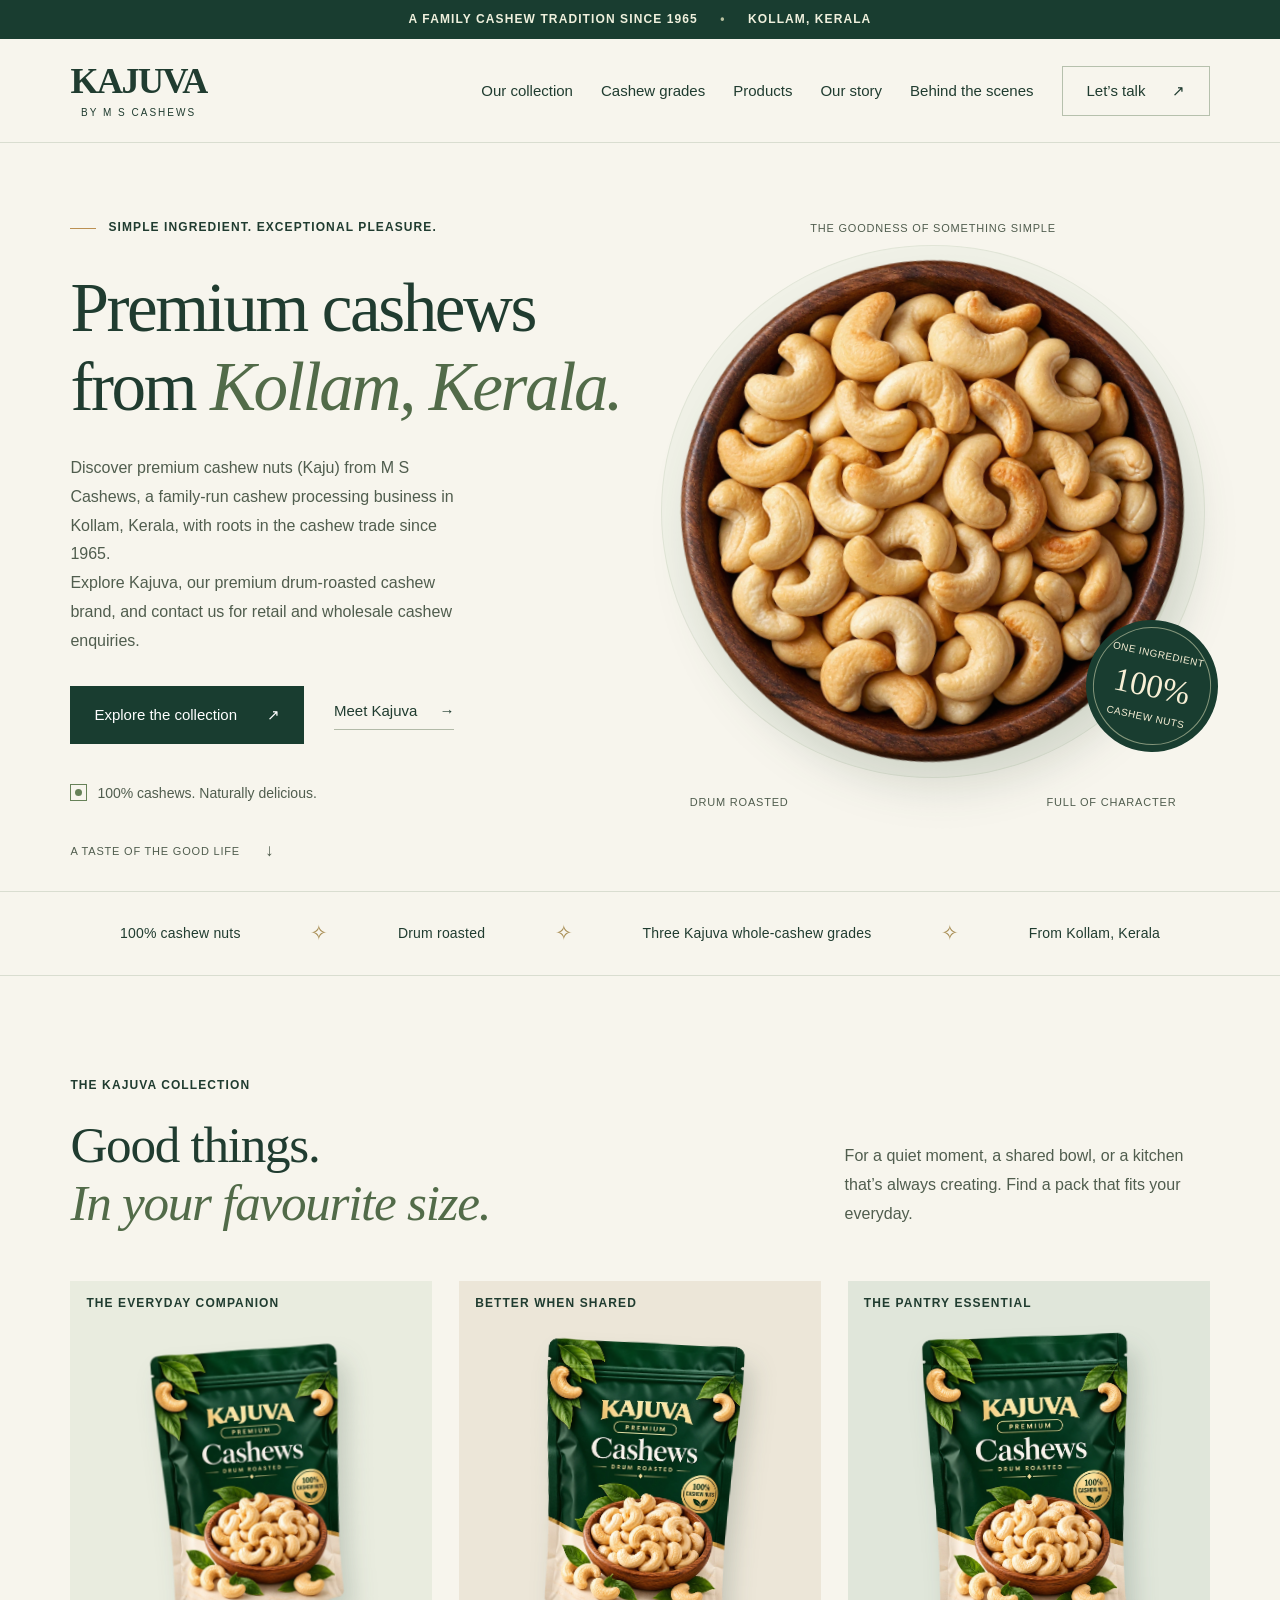
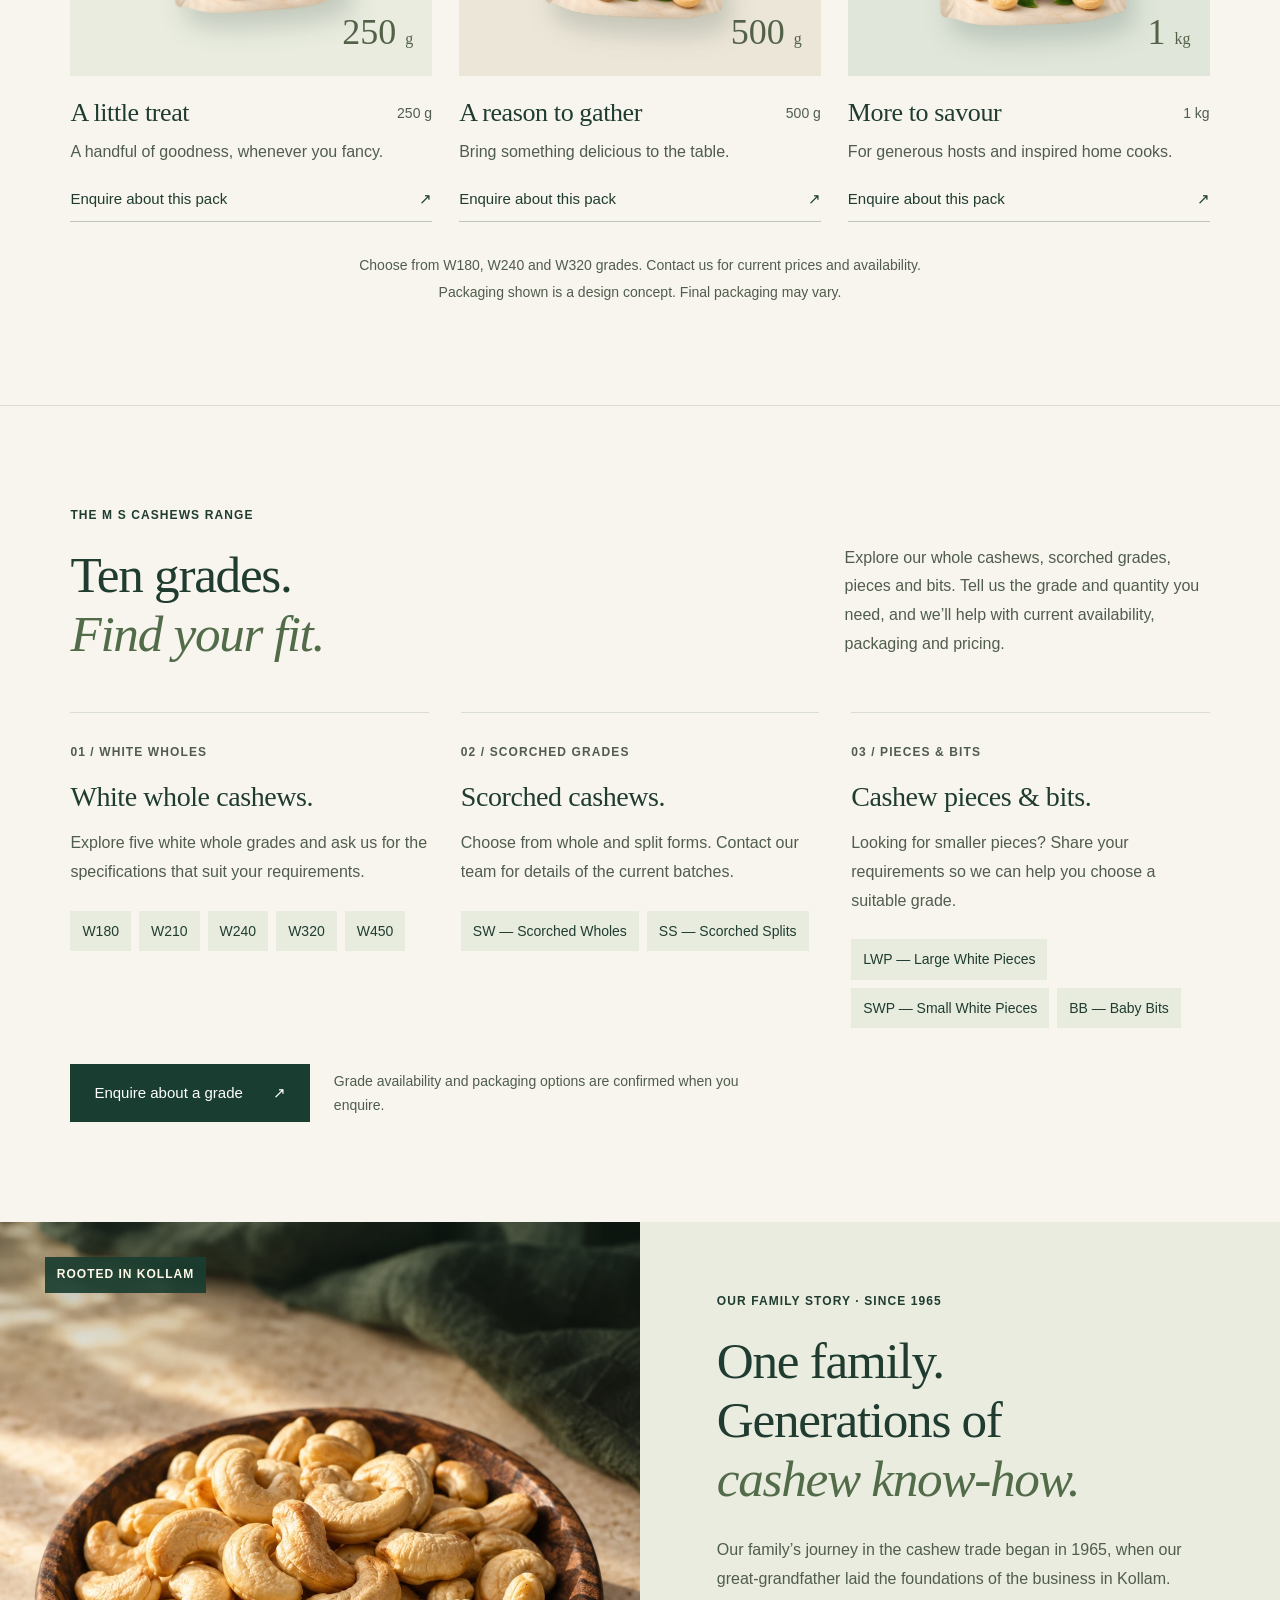
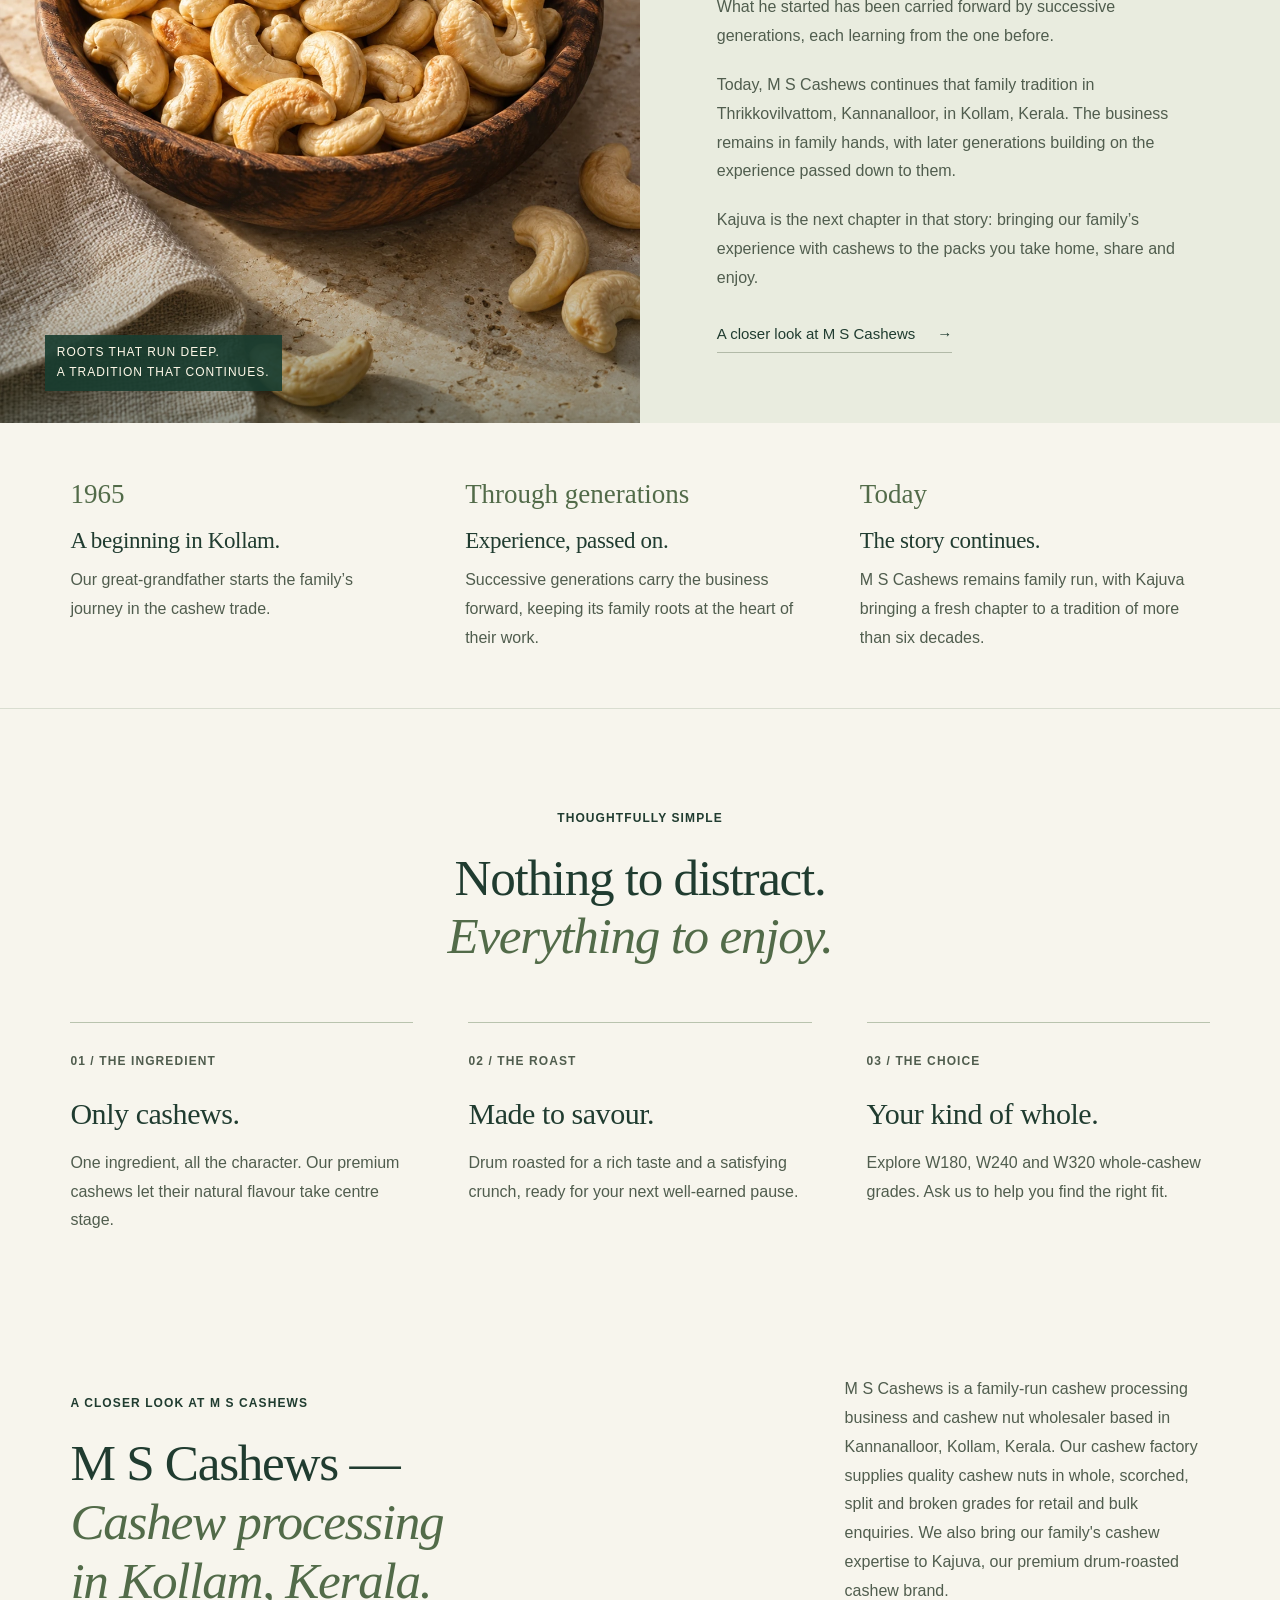
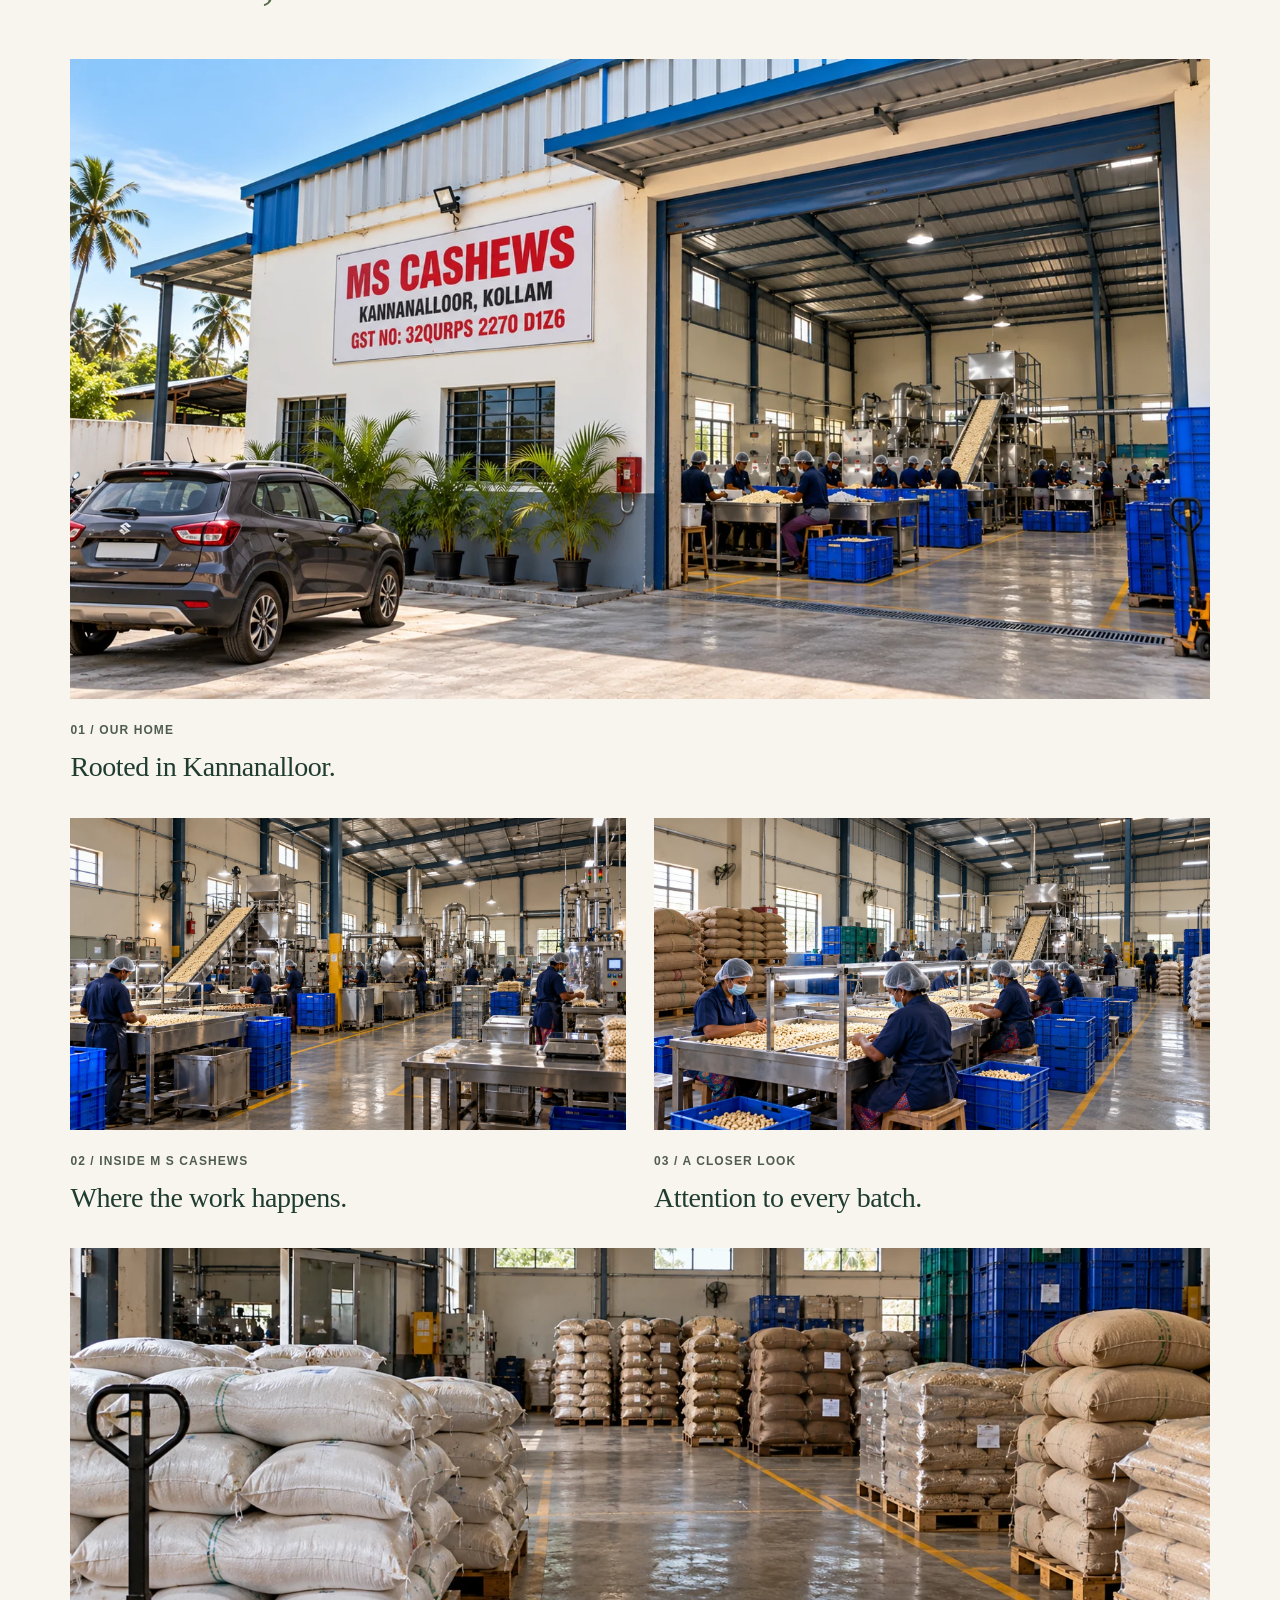
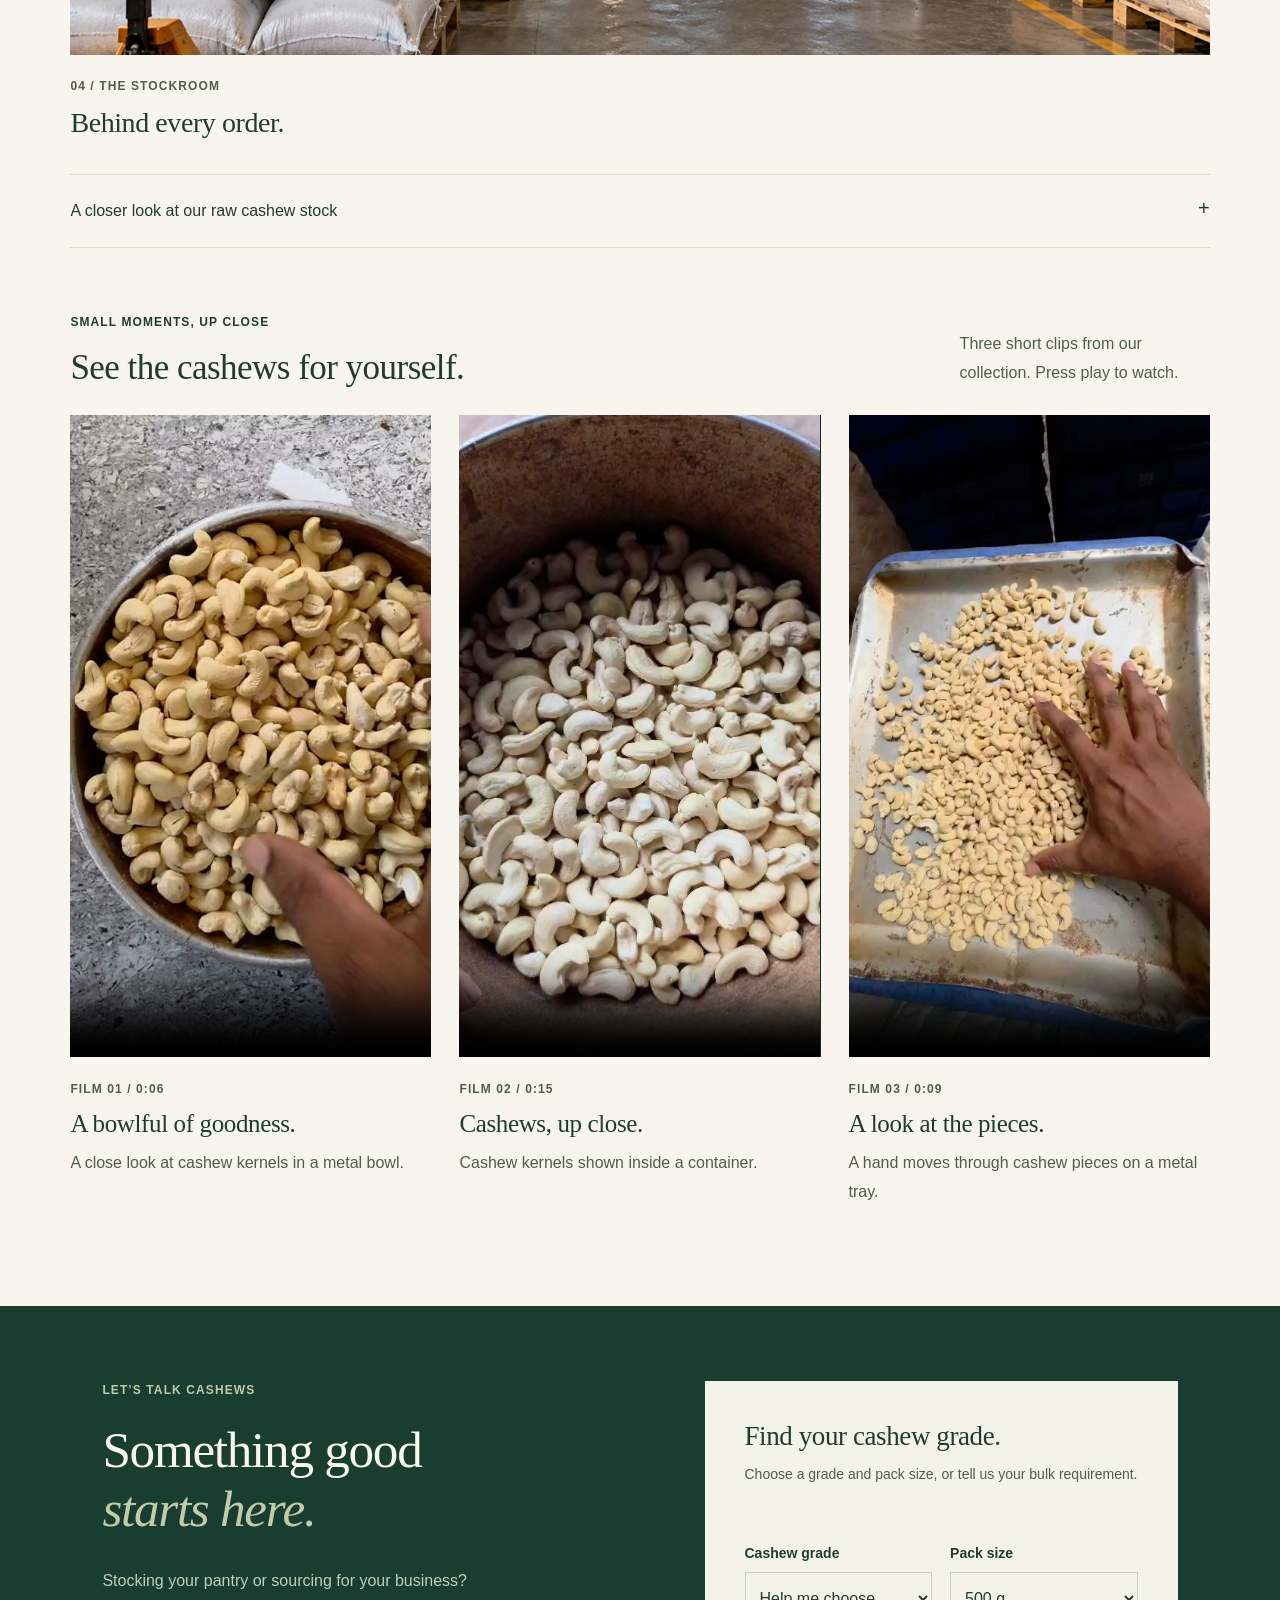
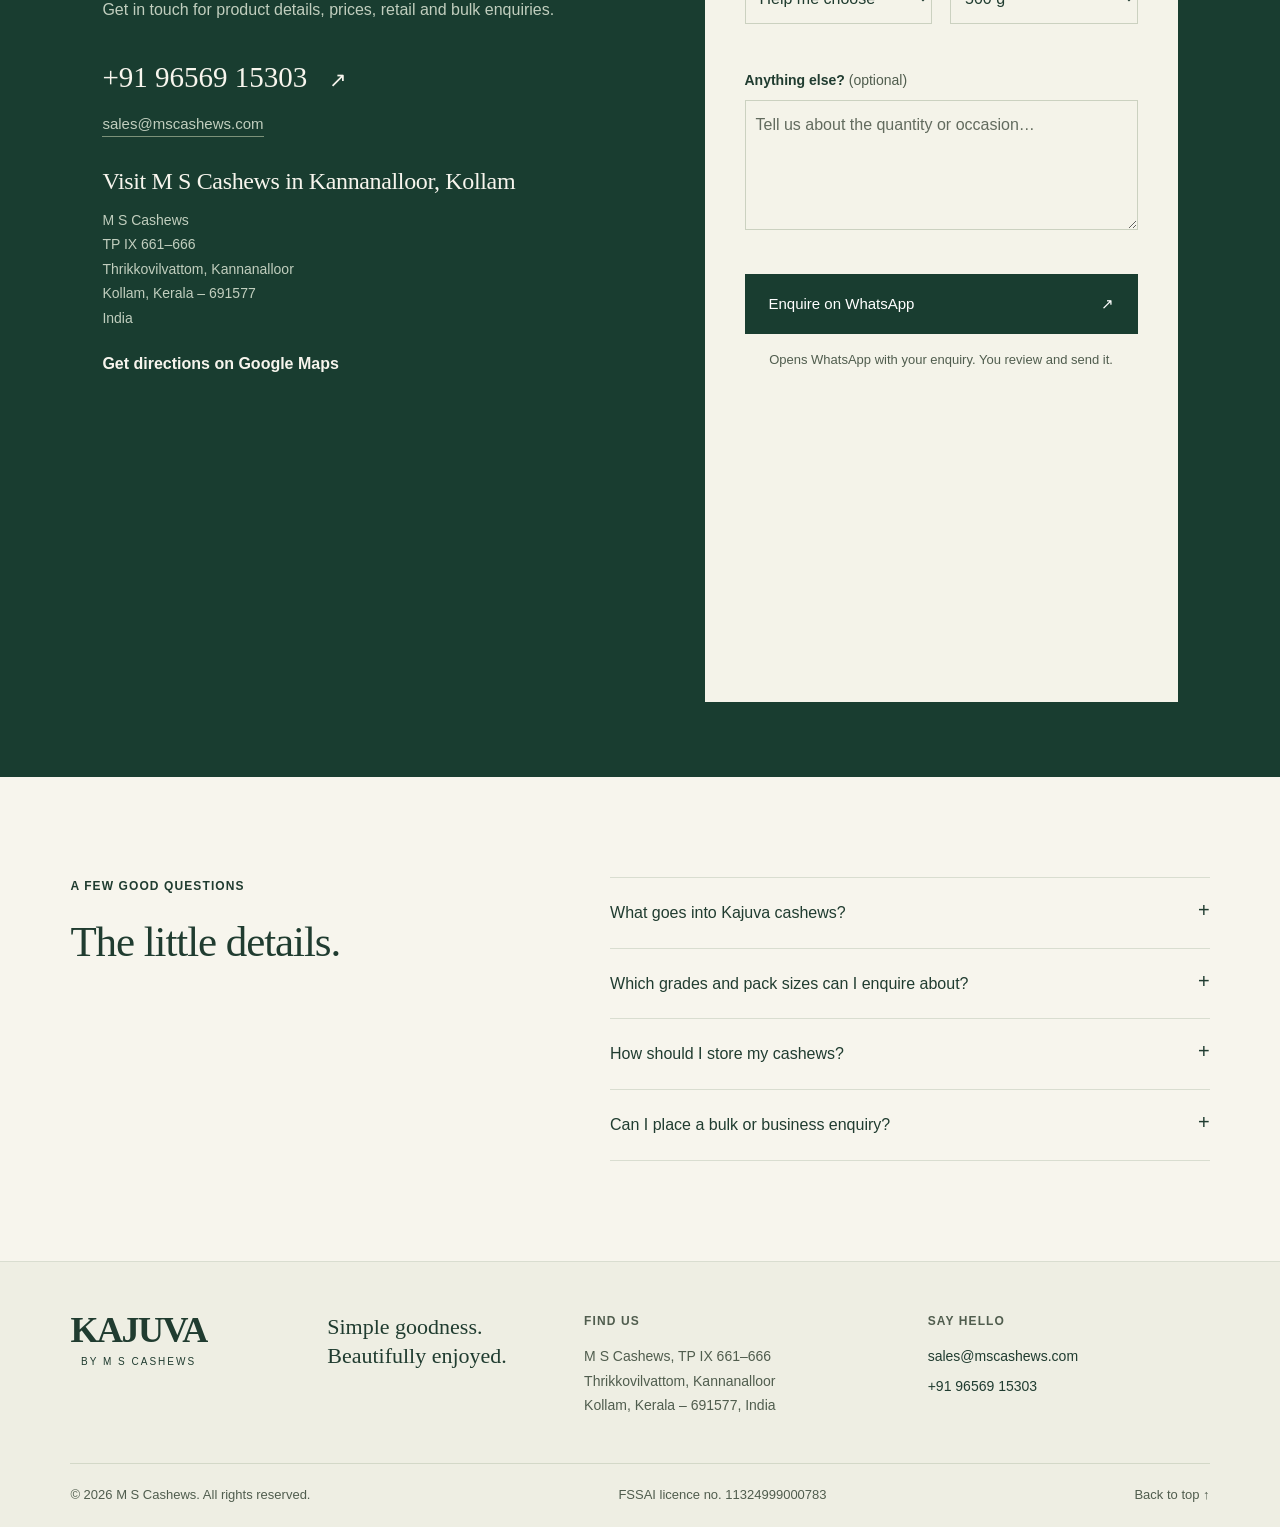
<file: index.html>
<!DOCTYPE html>
<html lang="en">
<head>
  <meta charset="UTF-8">
  <meta name="viewport" content="width=device-width, initial-scale=1">
  <meta name="theme-color" content="#193d30">
  <title>Cashew Factory in Kollam, Kerala | M S Cashews</title>
  <meta name="description" content="Discover M S Cashews, a family-run cashew processing business in Kollam, Kerala, and Kajuva premium cashews. Whole, scorched and broken cashew grades. Retail and bulk enquiries.">
  <link rel="canonical" href="https://www.mscashews.com/">
  <meta property="og:title" content="M S Cashews | Cashew Manufacturers in Kollam, Kerala">
  <meta property="og:description" content="Discover M S Cashews, a family-run cashew processing business in Kollam, Kerala, and Kajuva premium cashews. Whole, scorched and broken cashew grades. Retail and bulk enquiries.">
  <meta property="og:type" content="website">
  <meta property="og:url" content="https://www.mscashews.com/">
  <meta property="og:site_name" content="M S Cashews / Kajuva">
  <meta property="og:locale" content="en_IN">
  <meta property="og:image" content="https://www.mscashews.com/assets/cashew-bowl-premium.webp">
  <meta property="og:image:type" content="image/webp">
  <meta property="og:image:width" content="1200">
  <meta property="og:image:height" content="1200">
  <meta property="og:image:alt" content="A wooden bowl filled with golden whole cashews">
  <meta name="twitter:card" content="summary_large_image">
  <meta name="twitter:title" content="M S Cashews | Cashew Manufacturers in Kollam, Kerala">
  <meta name="twitter:description" content="Discover M S Cashews, a family-run cashew processing business in Kollam, Kerala, and Kajuva premium cashews. Whole, scorched and broken cashew grades. Retail and bulk enquiries.">
  <meta name="twitter:image" content="https://www.mscashews.com/assets/cashew-bowl-premium.webp">
  <meta name="twitter:image:alt" content="A wooden bowl filled with golden whole cashews">
  <script type="application/ld+json">
{
  "@context": "https://schema.org",
  "@type": "LocalBusiness",
  "@id": "https://www.mscashews.com/#business",
  "name": "M S Cashews",
  "url": "https://www.mscashews.com/",
  "telephone": "+91 96569 15303",
  "email": "sales@mscashews.com",
  "image": "https://www.mscashews.com/assets/factory-front.webp",
  "hasMap": "https://maps.app.goo.gl/WSSL39wLK2pPTMcL7",
  "geo": {
    "@type": "GeoCoordinates",
    "latitude": 8.8933112,
    "longitude": 76.6712317
  },
  "description": "M S Cashews is a family-run cashew business in Kannanalloor, Kollam, Kerala. The family’s cashew-trade journey began in 1965. Its consumer brand Kajuva offers premium drum-roasted cashews, with retail and bulk enquiries welcome.",
  "address": {
    "@type": "PostalAddress",
    "streetAddress": "TP IX 661–666, Thrikkovilvattom, Kannanalloor",
    "addressLocality": "Kollam",
    "addressRegion": "Kerala",
    "postalCode": "691577",
    "addressCountry": "IN"
  },
  "brand": {
    "@type": "Brand",
    "name": "Kajuva"
  }
}
  </script>
  <link rel="icon" href="assets/favicon.svg" type="image/svg+xml">
  <link rel="stylesheet" href="styles.css?v=20261001-1">
  <script src="script.js?v=20260930-5" defer></script>

<style>
/* Contact section - Align and enlarge enquiry form */

@media (min-width: 769px) {

  /* Align both columns at the top */
  .contact {
    align-items: stretch;
  }

  /* Make the enquiry form taller */
  .contact .enquiry {
    align-self: stretch;
    min-height: 550px;
    padding: 40px;
    display: flex;
    flex-direction: column;
    justify-content: flex-start;
  }

  /* Increase spacing between form elements */
  .contact .enquiry .form-row {
    margin-top: 30px;
    margin-bottom: 25px;
  }

  /* Make the message box taller */
  .contact .enquiry textarea {
    min-height: 130px;
    resize: vertical;
  }

  /* Increase input and dropdown height */
  .contact .enquiry select {
    min-height: 52px;
  }

  /* Add spacing above WhatsApp button */
  .contact .enquiry button {
    margin-top: 25px;
    min-height: 60px;
  }

  /* Keep form note centered */
  .contact .enquiry .form-note {
    margin-top: 15px;
    text-align: center;
  }
}

/* Mobile adjustments */

@media (max-width: 768px) {

  .contact .enquiry {
    padding: 25px;
  }

  .contact .enquiry textarea {
    min-height: 120px;
  }

}
/* Cashew range overview */
.grade-overview{border-top:1px solid var(--line)}
.grade-overview-grid{display:grid;grid-template-columns:repeat(3,minmax(0,1fr));gap:32px;margin-top:40px}
.grade-overview-grid article{border-top:1px solid var(--line);padding-top:24px}
.grade-overview-grid h3{margin:16px 0}
.grade-overview-grid p{color:var(--muted);line-height:1.8}
.grade-overview-grid ul{list-style:none;padding:0;margin:24px 0 0;display:flex;flex-wrap:wrap;gap:8px}
.grade-overview-grid li{background:var(--sage);padding:8px 12px;font-size:14px}
.grade-overview-action{display:flex;align-items:center;gap:24px;flex-wrap:wrap;margin-top:36px}
.grade-overview-action p{font-size:14px;color:var(--muted);max-width:420px}
@media(min-width:761px) and (max-width:1100px){.header nav{gap:14px;font-size:13px}.header .nav-contact{padding:10px 14px}}
@media(max-width:760px){.grade-overview-grid{grid-template-columns:1fr;gap:28px}.grade-overview-action{align-items:flex-start;flex-direction:column}}
</style>
</head>



  
<body>
  <a class="skip-link" href="#main">Skip to content</a>
  <div class="announcement">A FAMILY CASHEW TRADITION SINCE 1965 <span>•</span> KOLLAM, KERALA</div>
  <header class="header">
    <a class="brand" href="#home" aria-label="Kajuva home">KAJUVA<span>BY M S CASHEWS</span></a>
    <button class="menu-toggle" aria-controls="navigation" aria-expanded="false">Menu <span aria-hidden="true">☰</span></button>
    <nav id="navigation" aria-label="Main navigation">
      <a href="#collection">Our collection</a>
      <a href="#cashew-grades">Cashew grades</a>
      <a href="products.html">Products</a>
      <a href="#story">Our story</a>
      <a href="#behind-scenes">Behind the scenes</a>
      <a href="#contact" class="nav-contact">
        Let’s talk <span aria-hidden="true">↗</span>
      </a>
    </nav>
  </header>
  <main id="main">
    <section class="hero" id="home" aria-labelledby="hero-title">
      <div class="hero-copy">
        <p class="eyebrow"><span class="tiny-line"></span> SIMPLE INGREDIENT. EXCEPTIONAL PLEASURE.</p>
        <h1 id="hero-title">Premium cashews<br>from <em>Kollam, Kerala.</em></h1>
        <p class="intro">Discover premium cashew nuts (Kaju) from M S Cashews, a family-run cashew processing business in Kollam, Kerala, with roots in the cashew trade since 1965.<br>Explore Kajuva, our premium drum-roasted cashew brand, and contact us for retail and wholesale cashew enquiries.</p>
        <div class="hero-actions"><a class="button" href="#collection">Explore the collection <span aria-hidden="true">↗</span></a><a class="text-link" href="#story">Meet Kajuva <span aria-hidden="true">→</span></a></div>
        <div class="hero-caption"><span class="veg" aria-hidden="true"><i></i></span><span>100% cashews. Naturally delicious.</span></div>
      </div>
      <div class="hero-art">
        <div class="hero-circle"></div>
        <span class="art-label">THE GOODNESS OF SOMETHING SIMPLE</span>
        <img class="hero-bowl" src="assets/cashew-bowl-premium.webp" alt="A wooden bowl filled with golden whole cashews" width="1200" height="1200" fetchpriority="high">
        <div class="seal"><span>ONE INGREDIENT</span><strong>100%</strong><span>CASHEW NUTS</span></div>
        <div class="art-footnote"><span>DRUM ROASTED</span><span>FULL OF CHARACTER</span></div>
      </div>
      <a class="scroll-note" href="#collection">A TASTE OF THE GOOD LIFE <span aria-hidden="true">↓</span></a>
    </section>
    <div class="qualities" aria-label="Product highlights"><span>100% cashew nuts</span><i aria-hidden="true">✧</i><span>Drum roasted</span><i aria-hidden="true">✧</i><span>Three Kajuva whole-cashew grades</span><i aria-hidden="true">✧</i><span>From Kollam, Kerala</span></div>
    <section class="section collection" id="collection" aria-labelledby="collection-title">
      <div class="section-top"><div><p class="eyebrow">THE KAJUVA COLLECTION</p><h2 id="collection-title">Good things.<br><em>In your favourite size.</em></h2></div><p>For a quiet moment, a shared bowl, or a kitchen that’s always creating. Find a pack that fits your everyday.</p></div>
      <div class="product-grid">
        <article class="product"><div class="product-image"><span class="product-tag">THE EVERYDAY COMPANION</span><img src="assets/kajuva-pouch-premium.webp" width="864" height="1200" alt="Kajuva emerald and gold pouch concept" loading="lazy"><span class="pack-weight">250 <small>g</small></span></div><div class="product-title"><h3>A little treat</h3><span>250 g</span></div><p>A handful of goodness, whenever you fancy.</p><a href="https://wa.me/919656915303?text=Hello%20Kajuva%2C%20I%27d%20like%20to%20enquire%20about%20the%20250%20g%20pack." target="_blank" rel="noopener noreferrer" class="product-link">Enquire about this pack <span aria-hidden="true">↗</span></a></article>
        <article class="product"><div class="product-image"><span class="product-tag">BETTER WHEN SHARED</span><img src="assets/kajuva-pouch-premium.webp" width="864" height="1200" alt="Kajuva emerald and gold pouch concept" loading="lazy"><span class="pack-weight">500 <small>g</small></span></div><div class="product-title"><h3>A reason to gather</h3><span>500 g</span></div><p>Bring something delicious to the table.</p><a href="https://wa.me/919656915303?text=Hello%20Kajuva%2C%20I%27d%20like%20to%20enquire%20about%20the%20500%20g%20pack." target="_blank" rel="noopener noreferrer" class="product-link">Enquire about this pack <span aria-hidden="true">↗</span></a></article>
        <article class="product"><div class="product-image"><span class="product-tag">THE PANTRY ESSENTIAL</span><img src="assets/kajuva-pouch-premium.webp" width="864" height="1200" alt="Kajuva emerald and gold pouch concept" loading="lazy"><span class="pack-weight">1 <small>kg</small></span></div><div class="product-title"><h3>More to savour</h3><span>1 kg</span></div><p>For generous hosts and inspired home cooks.</p><a href="https://wa.me/919656915303?text=Hello%20Kajuva%2C%20I%27d%20like%20to%20enquire%20about%20the%201%20kg%20pack." target="_blank" rel="noopener noreferrer" class="product-link">Enquire about this pack <span aria-hidden="true">↗</span></a></article>
      </div>
      <p class="collection-note">Choose from W180, W240 and W320 grades. Contact us for current prices and availability.<br>Packaging shown is a design concept. Final packaging may vary.</p>
    </section>
    <section class="section grade-overview" id="cashew-grades" aria-labelledby="grades-title">
      <div class="section-top"><div><p class="eyebrow">THE M S CASHEWS RANGE</p><h2 id="grades-title">Ten grades.<br><em>Find your fit.</em></h2></div><p>Explore our whole cashews, scorched grades, pieces and bits. Tell us the grade and quantity you need, and we’ll help with current availability, packaging and pricing.</p></div>
      <div class="grade-overview-grid">
        <article><span class="feature-number">01 / WHITE WHOLES</span><h3>White whole cashews.</h3><p>Explore five white whole grades and ask us for the specifications that suit your requirements.</p><ul><li>W180</li><li>W210</li><li>W240</li><li>W320</li><li>W450</li></ul></article>
        <article><span class="feature-number">02 / SCORCHED GRADES</span><h3>Scorched cashews.</h3><p>Choose from whole and split forms. Contact our team for details of the current batches.</p><ul><li>SW — Scorched Wholes</li><li>SS — Scorched Splits</li></ul></article>
        <article><span class="feature-number">03 / PIECES &amp; BITS</span><h3>Cashew pieces &amp; bits.</h3><p>Looking for smaller pieces? Share your requirements so we can help you choose a suitable grade.</p><ul><li>LWP — Large White Pieces</li><li>SWP — Small White Pieces</li><li>BB — Baby Bits</li></ul></article>
      </div>
      <div class="grade-overview-action"><a class="button" href="#contact">Enquire about a grade <span aria-hidden="true">↗</span></a><p>Grade availability and packaging options are confirmed when you enquire.</p></div>
    </section>
    <section class="story" id="story" aria-labelledby="story-title">
      <div class="story-art"><span class="eyebrow">ROOTED IN KOLLAM</span><img src="assets/cashews-editorial.webp" alt="Whole roasted cashews in a wooden bowl, styled with natural linen and warm stone" width="1122" height="1402" loading="lazy"><span class="story-art-caption">ROOTS THAT RUN DEEP.<br>A TRADITION THAT CONTINUES.</span></div>
      <div class="story-copy"><p class="eyebrow">OUR FAMILY STORY · SINCE 1965</p><h2 id="story-title">One family.<br>Generations of<br><em>cashew know-how.</em></h2><p>Our family’s journey in the cashew trade began in 1965, when our great-grandfather laid the foundations of the business in Kollam. What he started has been carried forward by successive generations, each learning from the one before.</p><p>Today, M S Cashews continues that family tradition in Thrikkovilvattom, Kannanalloor, in Kollam, Kerala. The business remains in family hands, with later generations building on the experience passed down to them.</p><p>Kajuva is the next chapter in that story: bringing our family’s experience with cashews to the packs you take home, share and enjoy.</p><a class="text-link" href="#behind-scenes">A closer look at M S Cashews <span aria-hidden="true">→</span></a></div>
    </section>
    <div class="heritage-strip section" role="group" aria-label="Our family journey">
      <article><span class="heritage-year">1965</span><h3>A beginning in Kollam.</h3><p>Our great-grandfather starts the family’s journey in the cashew trade.</p></article>
      <article><span class="heritage-year">Through generations</span><h3>Experience, passed on.</h3><p>Successive generations carry the business forward, keeping its family roots at the heart of their work.</p></article>
      <article><span class="heritage-year">Today</span><h3>The story continues.</h3><p>M S Cashews remains family run, with Kajuva bringing a fresh chapter to a tradition of more than six decades.</p></article>
    </div>
    <section class="section quality" id="quality" aria-labelledby="quality-title">
      <div class="quality-heading"><p class="eyebrow">THOUGHTFULLY SIMPLE</p><h2 id="quality-title">Nothing to distract.<br><em>Everything to enjoy.</em></h2></div>
      <div class="quality-grid"><article><span class="feature-number">01 / THE INGREDIENT</span><h3>Only cashews.</h3><p>One ingredient, all the character. Our premium cashews let their natural flavour take centre stage.</p></article><article><span class="feature-number">02 / THE ROAST</span><h3>Made to savour.</h3><p>Drum roasted for a rich taste and a satisfying crunch, ready for your next well-earned pause.</p></article><article><span class="feature-number">03 / THE CHOICE</span><h3>Your kind of whole.</h3><p>Explore W180, W240 and W320 whole-cashew grades. Ask us to help you find the right fit.</p></article></div>
    </section>
    <section class="section behind-scenes" id="behind-scenes" aria-labelledby="behind-title">
      <div class="section-top"><div><p class="eyebrow">A CLOSER LOOK AT M S CASHEWS</p><h2 id="behind-title">M S Cashews —<br><em>Cashew processing<br>in Kollam, Kerala.</em></h2></div><p>M S Cashews is a family-run cashew processing business and cashew nut wholesaler based in Kannanalloor, Kollam, Kerala. Our cashew factory supplies quality cashew nuts in whole, scorched, split and broken grades for retail and bulk enquiries. We also bring our family's cashew expertise to Kajuva, our premium drum-roasted cashew brand.</p></div>
      <div class="premises-grid">
        <figure class="premises-main"><a href="assets/factory-front.webp" target="_blank" rel="noopener" aria-label="View the M S Cashews premises image in a new tab"><img src="assets/factory-front.webp" alt="Front of the M S Cashews premises in Kannanalloor, Kollam" width="1600" height="900" loading="lazy"></a><figcaption><span>01 / OUR HOME</span><h3>Rooted in Kannanalloor.</h3></figcaption></figure>
        <figure><a href="assets/factory-inside.webp" target="_blank" rel="noopener" aria-label="View the work area image in a new tab"><img src="assets/factory-inside.webp" alt="Cashew equipment and blue storage crates inside M S Cashews, Kannanalloor" width="1600" height="900" loading="lazy"></a><figcaption><span>02 / INSIDE M S CASHEWS</span><h3>Where the work happens.</h3></figcaption></figure>
        <figure><a href="assets/cashew-selection.webp" target="_blank" rel="noopener" aria-label="View the cashew selection image in a new tab"><img src="assets/cashew-selection.webp" alt="People sorting cashews at tables inside M S Cashews in Kollam" width="1600" height="900" loading="lazy"></a><figcaption><span>03 / A CLOSER LOOK</span><h3>Attention to every batch.</h3></figcaption></figure>
        <figure class="premises-wide"><a href="assets/stockroom.webp" target="_blank" rel="noopener" aria-label="View the stockroom image in a new tab"><img src="assets/stockroom.webp" alt="M S Cashews stockroom with stacked sacks, storage crates and a pallet truck" width="1600" height="900" loading="lazy"></a><figcaption><span>04 / THE STOCKROOM</span><h3>Behind every order.</h3></figcaption></figure>
      </div>
      <details class="stock-gallery"><summary>A closer look at our raw cashew stock <span aria-hidden="true">+</span></summary><p>Cashews in their shells, pictured in the stock sacks. Select an image to see it in full.</p><div class="stock-grid">
        <a href="assets/raw-cashews-1.webp" target="_blank" rel="noopener" aria-label="View raw cashew stock photo 1 in a new tab"><img src="assets/raw-cashews-1.webp" alt="Raw in-shell cashews in an open jute sack, view 1" width="720" height="1280" loading="lazy"></a>
        <a href="assets/raw-cashews-2.webp" target="_blank" rel="noopener" aria-label="View raw cashew stock photo 2 in a new tab"><img src="assets/raw-cashews-2.webp" alt="Raw in-shell cashews in an open jute sack, view 2" width="720" height="1280" loading="lazy"></a>
        <a href="assets/raw-cashews-3.webp" target="_blank" rel="noopener" aria-label="View raw cashew stock photo 3 in a new tab"><img src="assets/raw-cashews-3.webp" alt="Raw in-shell cashews in an open jute sack, view 3" width="720" height="1280" loading="lazy"></a>
        <a href="assets/raw-cashews-4.webp" target="_blank" rel="noopener" aria-label="View raw cashew stock photo 4 in a new tab"><img src="assets/raw-cashews-4.webp" alt="Raw in-shell cashews in an open jute sack, view 4" width="720" height="1280" loading="lazy"></a>
      </div></details>
      <div class="video-heading"><div><p class="eyebrow">SMALL MOMENTS, UP CLOSE</p><h3>See the cashews for yourself.</h3></div><p>Three short clips from our collection. Press play to watch.</p></div>
      <div class="video-grid">
        <figure class="video-card"><video controls playsinline muted preload="none" poster="assets/video-1-poster.jpg" width="478" height="850" aria-label="A bowlful of goodness." aria-describedby="video-description-1"><source src="assets/cashews-video-1.mp4" type="video/mp4">Your browser does not support embedded video. <a href="assets/cashews-video-1.mp4">Download this video</a>.</video><figcaption><span>FILM 01 / 0:06</span><h3>A bowlful of goodness.</h3><p id="video-description-1">A close look at cashew kernels in a metal bowl.</p></figcaption></figure>
        <figure class="video-card"><video controls playsinline muted preload="none" poster="assets/video-2-poster.jpg" width="478" height="850" aria-label="Cashews, up close." aria-describedby="video-description-2"><source src="assets/cashews-video-2.mp4" type="video/mp4">Your browser does not support embedded video. <a href="assets/cashews-video-2.mp4">Download this video</a>.</video><figcaption><span>FILM 02 / 0:15</span><h3>Cashews, up close.</h3><p id="video-description-2">Cashew kernels shown inside a container.</p></figcaption></figure>
        <figure class="video-card"><video controls playsinline muted preload="none" poster="assets/video-3-poster.jpg" width="478" height="850" aria-label="A look at the pieces." aria-describedby="video-description-3"><source src="assets/cashews-video-3.mp4" type="video/mp4">Your browser does not support embedded video. <a href="assets/cashews-video-3.mp4">Download this video</a>.</video><figcaption><span>FILM 03 / 0:09</span><h3>A look at the pieces.</h3><p id="video-description-3">A hand moves through cashew pieces on a metal tray.</p></figcaption></figure>
      </div>
    </section>
    <section class="contact" id="contact" aria-labelledby="contact-title">
      <div class="contact-copy"><p class="eyebrow">LET’S TALK CASHEWS</p><h2 id="contact-title">Something good<br><em>starts here.</em></h2><p>Stocking your pantry or sourcing for your business?<br>Get in touch for product details, prices, retail and bulk enquiries.</p><a class="contact-phone" href="tel:+919656915303">+91 96569 15303 <span aria-hidden="true">↗</span></a><a class="contact-email" href="mailto:sales@mscashews.com">sales@mscashews.com</a><div class="contact-location"><h3>Visit M S Cashews in Kannanalloor, Kollam</h3><address>M S Cashews<br>TP IX 661–666<br>Thrikkovilvattom, Kannanalloor<br>Kollam, Kerala – 691577<br>India</address><p class="location-directions" style="margin:20px 0 10px;font-weight:600;">Get directions on Google Maps</p>
        <div class="google-map" style="width:100%;max-width:100%;margin:0 0 14px;border-radius:12px;overflow:hidden;">
          <iframe src="https://www.google.com/maps/embed?pb=!1m18!1m12!1m3!1d126139.27699196005!2d76.51879639726563!3d8.893311200000003!2m3!1f0!2f0!3f0!3m2!1i1024!2i768!4f13.1!3m3!1m2!1s0x3b05e31a122a84a1%3A0x15b1edde694fe89e!2sMs%20Cashews!5e0!3m2!1sen!2sin!4v1793275626502!5m2!1sen!2sin" title="M S Cashews location on Google Maps" width="100%" height="300" style="display:block;width:100%;border:0;" allowfullscreen loading="lazy" referrerpolicy="strict-origin-when-cross-origin"></iframe>
        </div></div></div>
      <form class="enquiry" id="enquiry-form"><h3>Find your cashew grade.</h3><p>Choose a grade and pack size, or tell us your bulk requirement.</p><div class="form-row"><div><label for="grade">Cashew grade</label><select id="grade" name="grade"><option value="Not sure — please advise">Help me choose</option><option>W180</option><option>W210</option><option>W240</option><option>W320</option><option>W450</option><option>SW (Scorched Wholes)</option><option>SS (Scorched Splits)</option><option>LWP (Large White Pieces)</option><option>SWP (Small White Pieces)</option><option>BB (Baby Bits)</option></select></div><div><label for="pack">Pack size</label><select id="pack" name="pack"><option>250 g</option><option selected>500 g</option><option>1 kg</option><option>Bulk requirement</option><option>Other</option></select></div></div><label for="message">Anything else? <span>(optional)</span></label><textarea id="message" name="message" rows="3" maxlength="1000" placeholder="Tell us about the quantity or occasion…"></textarea><button class="button" type="submit">Enquire on WhatsApp <span aria-hidden="true">↗</span></button><p class="form-note">Opens WhatsApp with your enquiry. You review and send it.</p><noscript><p><a href="https://wa.me/919656915303">Contact us directly on WhatsApp</a></p></noscript></form>
    </section>
    <section class="section faq" aria-labelledby="faq-title"><div><p class="eyebrow">A FEW GOOD QUESTIONS</p><h2 id="faq-title">The little details.</h2></div><div class="faq-list"><details><summary>What goes into Kajuva cashews?<span aria-hidden="true">+</span></summary><p>Kajuva contains one ingredient: cashew nuts (100%), drum roasted for rich flavour and crunch. Allergen information: contains nuts.</p></details><details><summary>Which grades and pack sizes can I enquire about?<span aria-hidden="true">+</span></summary><p>The M S Cashews range includes W180, W210, W240, W320, W450, SW, SS, LWP, SWP and BB. Our Kajuva retail collection features W180, W240 and W320 in 250 g, 500 g and 1 kg packs. Contact us to confirm current grade and packaging combinations, or discuss bulk requirements.</p></details><details><summary>How should I store my cashews?<span aria-hidden="true">+</span></summary><p>Store in a cool, dry place away from direct sunlight. Once opened, reseal tightly or transfer to an airtight container.</p></details><details><summary>Can I place a bulk or business enquiry?<span aria-hidden="true">+</span></summary><p>Yes. Contact M S Cashews with your preferred grade and quantity. Our team can discuss current availability, pricing and order arrangements with you.</p></details></div></section>
  </main>
  <footer><div class="footer-main"><a class="brand" href="#home">KAJUVA<span>BY M S CASHEWS</span></a><p>Simple goodness.<br>Beautifully enjoyed.</p><div><span class="footer-label">FIND US</span><address>M S Cashews, TP IX 661–666<br>Thrikkovilvattom, Kannanalloor<br>Kollam, Kerala – 691577, India</address></div><div><span class="footer-label">SAY HELLO</span><a href="mailto:sales@mscashews.com">sales@mscashews.com</a><a href="tel:+919656915303">+91 96569 15303</a></div></div><div class="footer-bottom"><span>© <span id="year">2026</span> M S Cashews. All rights reserved.</span><span>FSSAI licence no. 11324999000783</span><a href="#home">Back to top ↑</a></div></footer>
</body>
</html>
</file>
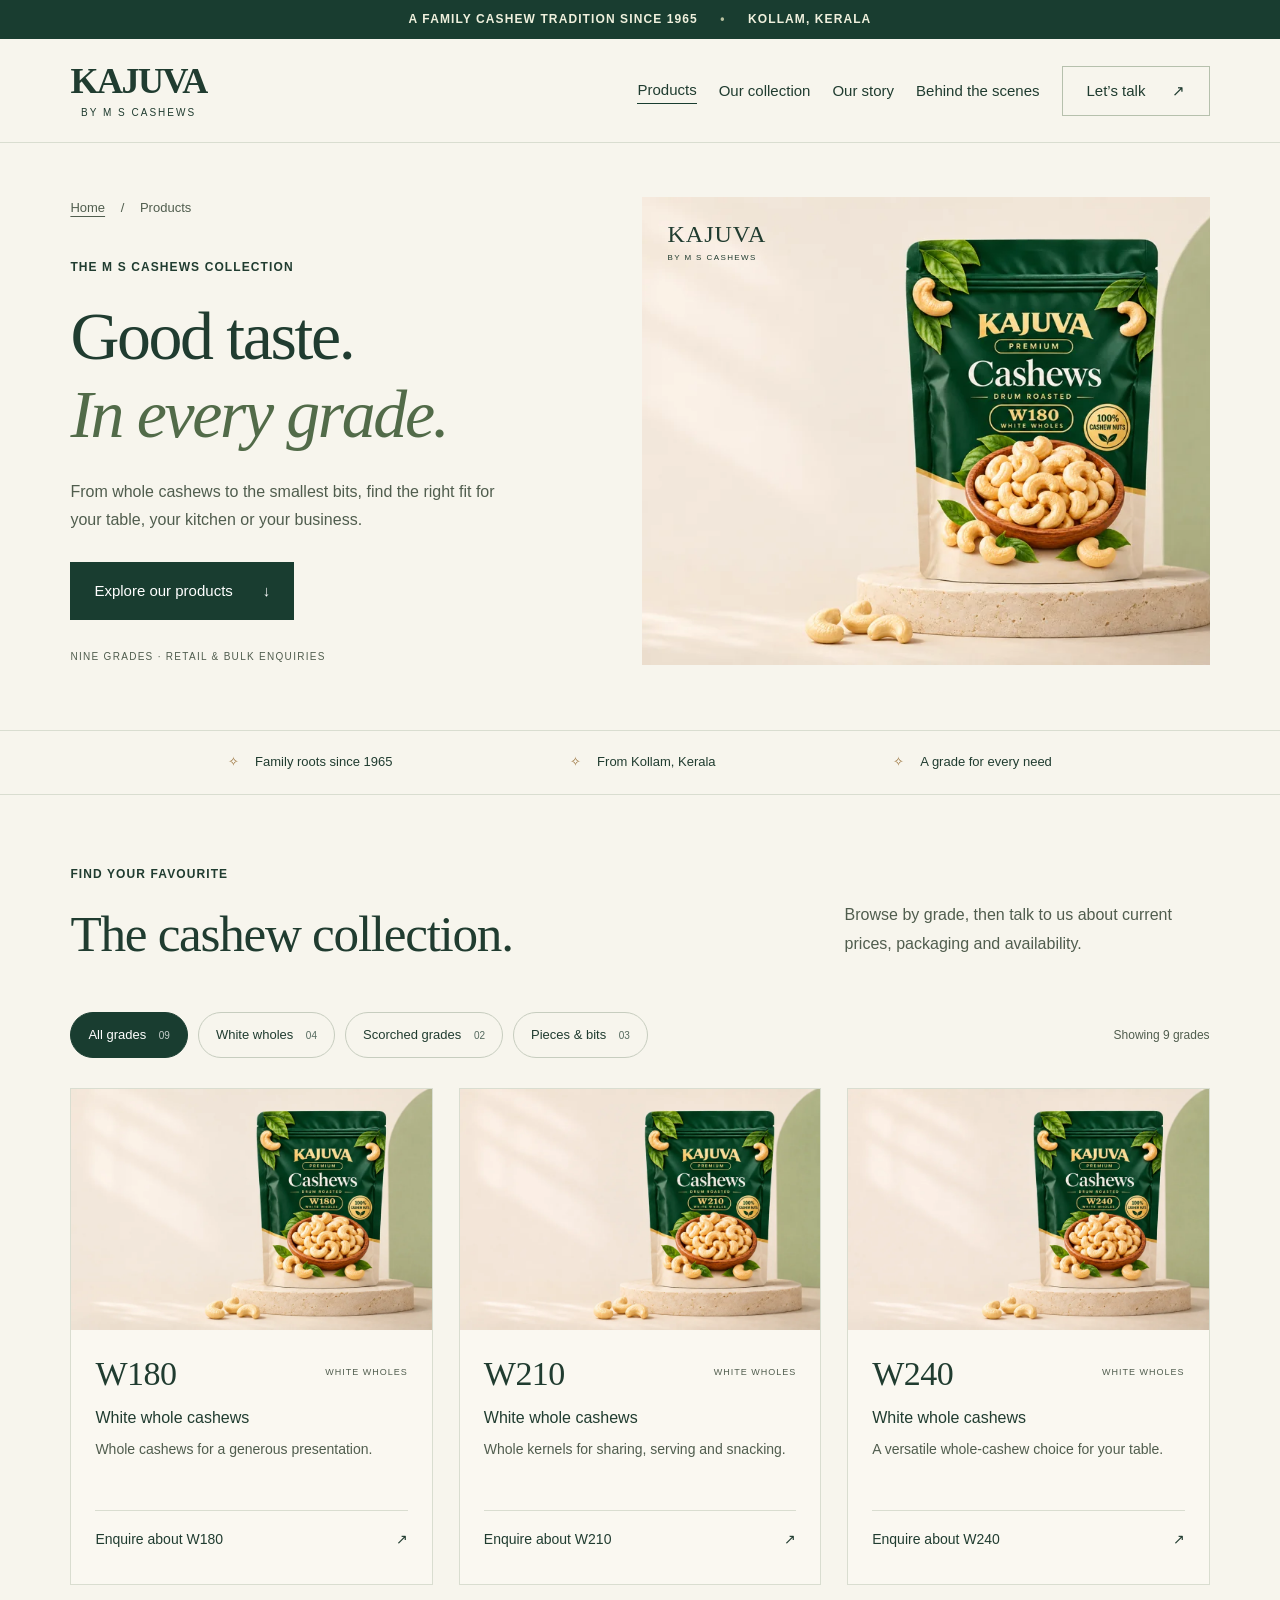
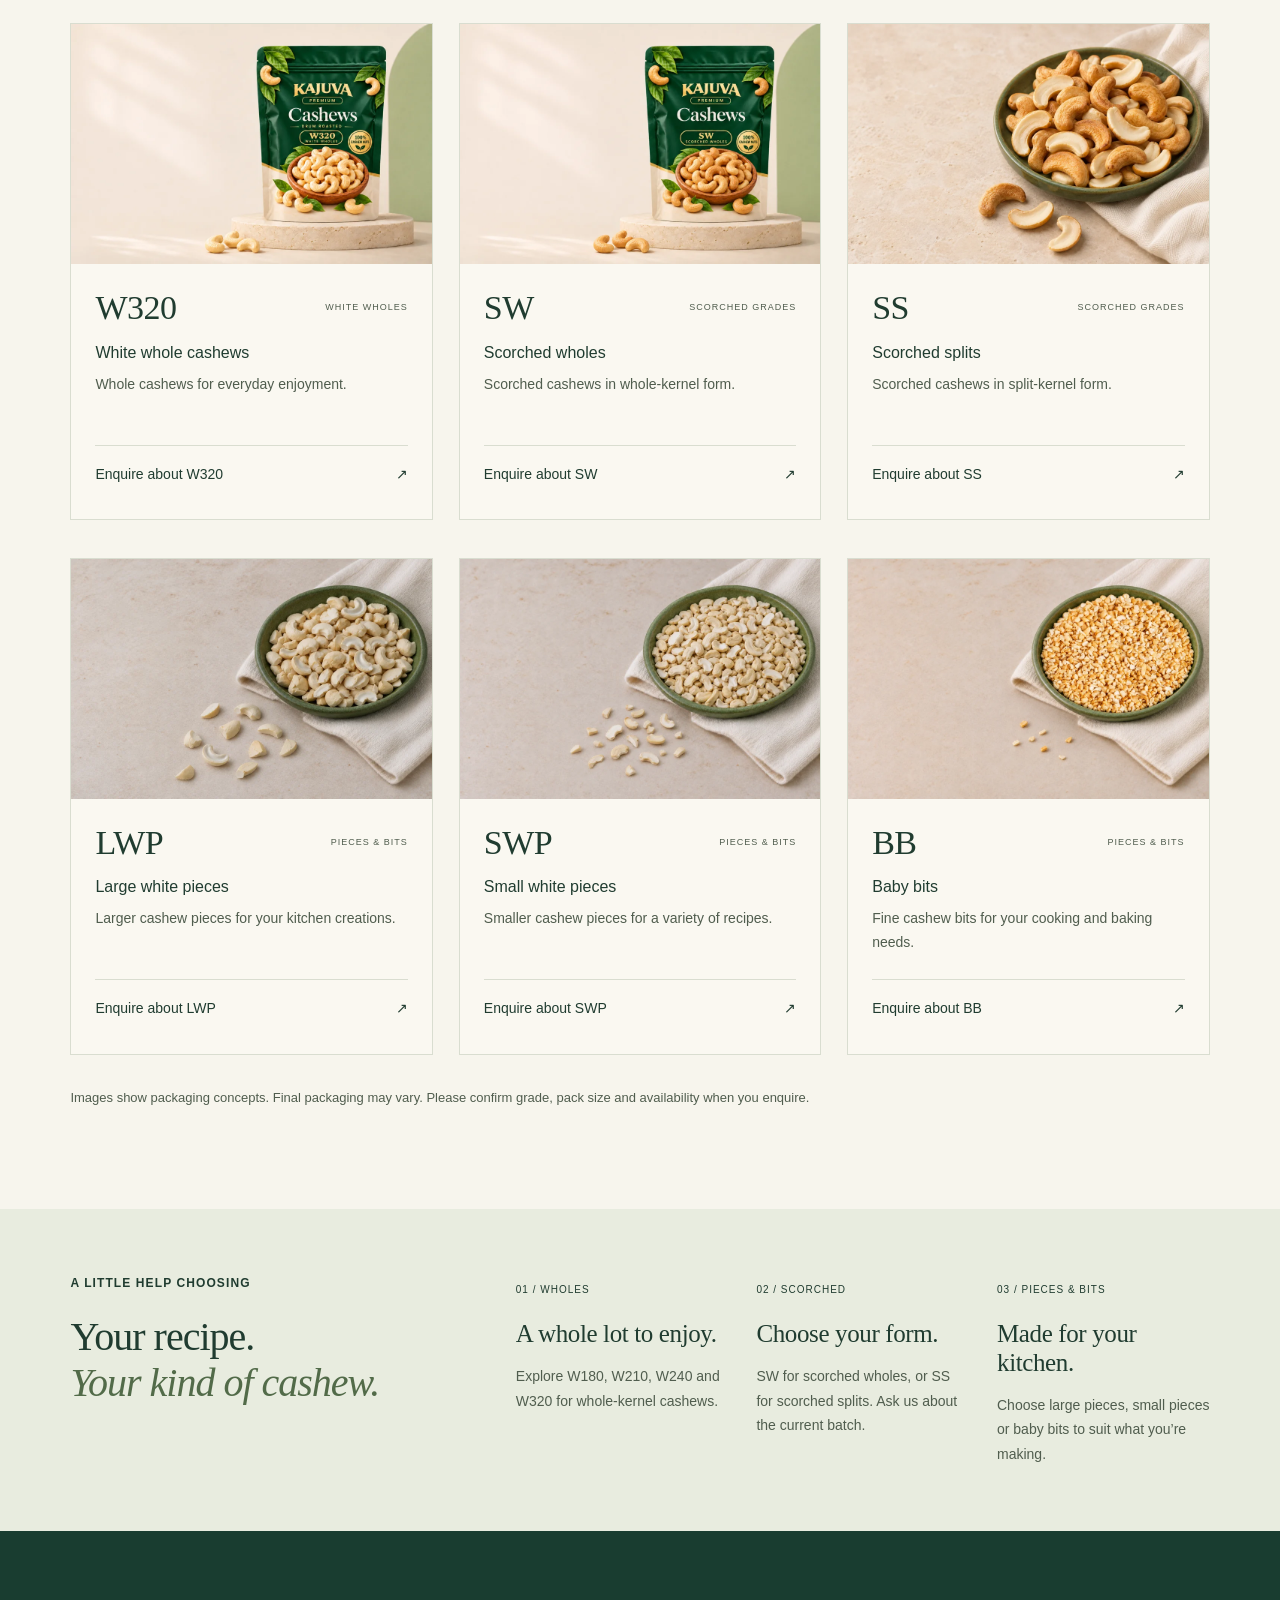
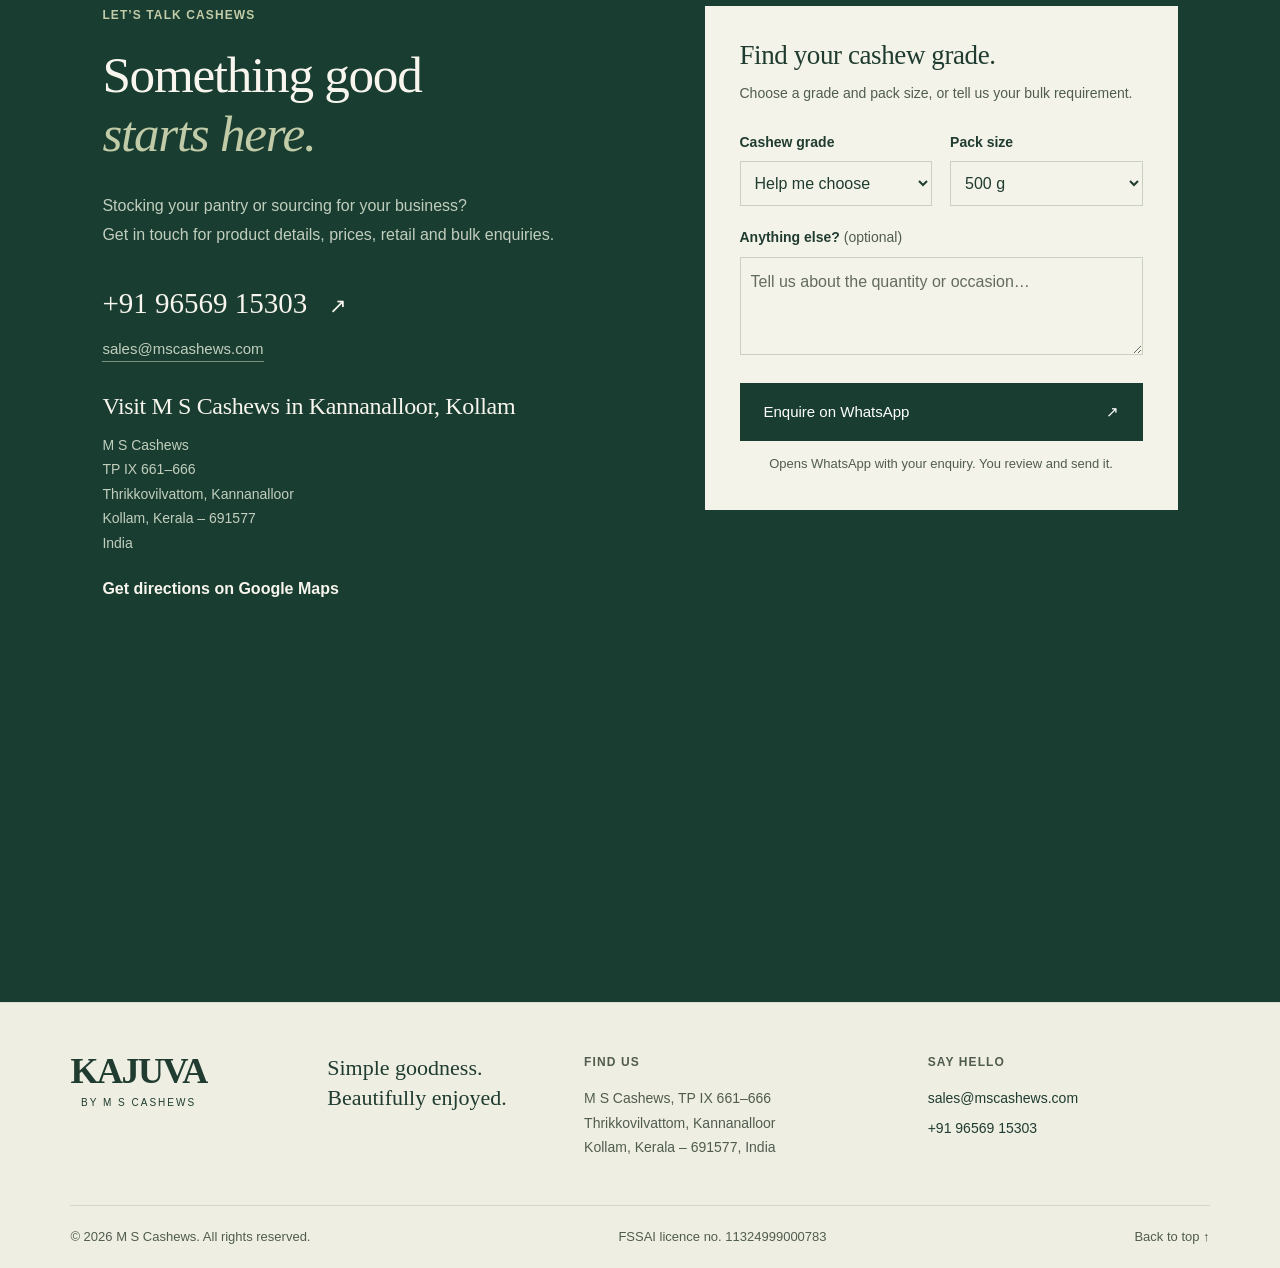
<file: products.html>
<!DOCTYPE html>
<html lang="en"><head>
<meta charset="UTF-8"><meta name="viewport" content="width=device-width, initial-scale=1"><meta name="theme-color" content="#193d30">
<title>Cashew Products &amp; Grades | Kajuva by M S Cashews</title>
<meta name="description" content="Explore nine cashew grades from M S Cashews: W180, W210, W240, W320, SW, SS, LWP, SWP and BB. Enquire about retail packs and bulk orders in Kollam, Kerala.">
<link rel="canonical" href="https://www.mscashews.com/products.html">
<meta property="og:title" content="The cashew collection | Kajuva by M S Cashews"><meta property="og:description" content="Whole cashews, scorched grades, pieces and bits. Find your grade and enquire with M S Cashews."><meta property="og:type" content="website"><meta property="og:url" content="https://www.mscashews.com/products.html"><meta property="og:image" content="https://www.mscashews.com/assets/Products/W180.webp">
<link rel="icon" href="assets/favicon.svg" type="image/svg+xml"><link rel="stylesheet" href="styles.css?v=20261001-1"><link rel="stylesheet" href="products.css?v=20261109"><script src="script.js?v=20260930-5" defer></script><script src="products.js?v=20261109" defer></script>
</head><body class="products-page">
<a class="skip-link" href="#main">Skip to content</a>
<div class="announcement">A FAMILY CASHEW TRADITION SINCE 1965 <span>•</span> KOLLAM, KERALA</div>
<header class="header">
    <a class="brand" href="index.html#home" aria-label="Kajuva home">KAJUVA<span>BY M S CASHEWS</span></a>
    <button class="menu-toggle" aria-controls="navigation" aria-expanded="false">Menu <span aria-hidden="true">☰</span></button>
    <nav id="navigation" aria-label="Main navigation"><a href="products.html" aria-current="page">Products</a>
      <a href="index.html#collection">Our collection</a><a href="index.html#story">Our story</a><a href="index.html#behind-scenes">Behind the scenes</a>
      <a href="#contact" class="nav-contact">Let’s talk <span aria-hidden="true">↗</span></a>
    </nav>
  </header>
<main id="main">
<section class="range-hero" aria-labelledby="range-title"><div class="range-copy"><p class="breadcrumb"><a href="index.html">Home</a> <span aria-hidden="true">/</span> Products</p><p class="eyebrow">THE M S CASHEWS COLLECTION</p><h1 id="range-title">Good taste.<br><em>In every grade.</em></h1><p class="range-intro">From whole cashews to the smallest bits, find the right fit for your table, your kitchen or your business.</p><a href="#products" class="button">Explore our products <span aria-hidden="true">↓</span></a><p class="range-caption">NINE GRADES · RETAIL &amp; BULK ENQUIRIES</p></div><figure class="range-visual"><img src="assets/Products/W180.webp" width="960" height="640" alt="Kajuva W180 cashew pouch on a warm stone display" fetchpriority="high"><figcaption>KAJUVA <span>BY M S CASHEWS</span></figcaption></figure></section>
<div class="range-values"><span>Family roots since 1965</span><span>From Kollam, Kerala</span><span>A grade for every need</span></div>
<section class="section range-section" id="products" aria-labelledby="products-title"><div class="section-top"><div><p class="eyebrow">FIND YOUR FAVOURITE</p><h2 id="products-title">The cashew collection.</h2></div><p>Browse by grade, then talk to us about current prices, packaging and availability.</p></div>
<div class="range-toolbar"><div class="grade-filters" role="group" aria-label="Filter cashew grades" hidden><button type="button" data-filter="all" aria-pressed="true">All grades <span>09</span></button><button type="button" data-filter="wholes" aria-pressed="false">White wholes <span>04</span></button><button type="button" data-filter="scorched" aria-pressed="false">Scorched grades <span>02</span></button><button type="button" data-filter="pieces" aria-pressed="false">Pieces &amp; bits <span>03</span></button></div><p id="grade-count" role="status" aria-live="polite">Showing 9 grades</p></div>
<div class="grade-grid"><article class="grade-card" data-category="wholes" id="w180">
      <a class="grade-photo" href="assets/Products/W180.webp" target="_blank" rel="noopener" aria-label="View W180 packaging image in a new tab"><img src="assets/Products/W180.webp" alt="Kajuva W180 white whole cashews packaging concept" width="960" height="640" loading="lazy" decoding="async"></a>
      <div class="grade-info"><div class="grade-title"><h3>W180</h3><span>White wholes</span></div><h4>White whole cashews</h4><p>Whole cashews for a generous presentation.</p><a class="product-link" href="https://wa.me/919656915303?text=Hello%20M%20S%20Cashews%21%20I%20would%20like%20to%20enquire%20about%20W180%20%E2%80%94%20White%20whole%20cashews.%20Please%20share%20current%20pricing%2C%20pack%20sizes%20and%20availability." target="_blank" rel="noopener noreferrer">Enquire about W180 <span aria-hidden="true">↗</span></a></div>
    </article><article class="grade-card" data-category="wholes" id="w210">
      <a class="grade-photo" href="assets/Products/W210.webp" target="_blank" rel="noopener" aria-label="View W210 packaging image in a new tab"><img src="assets/Products/W210.webp" alt="Kajuva W210 white whole cashews packaging concept" width="960" height="640" loading="lazy" decoding="async"></a>
      <div class="grade-info"><div class="grade-title"><h3>W210</h3><span>White wholes</span></div><h4>White whole cashews</h4><p>Whole kernels for sharing, serving and snacking.</p><a class="product-link" href="https://wa.me/919656915303?text=Hello%20M%20S%20Cashews%21%20I%20would%20like%20to%20enquire%20about%20W210%20%E2%80%94%20White%20whole%20cashews.%20Please%20share%20current%20pricing%2C%20pack%20sizes%20and%20availability." target="_blank" rel="noopener noreferrer">Enquire about W210 <span aria-hidden="true">↗</span></a></div>
    </article><article class="grade-card" data-category="wholes" id="w240">
      <a class="grade-photo" href="assets/Products/W240.webp" target="_blank" rel="noopener" aria-label="View W240 packaging image in a new tab"><img src="assets/Products/W240.webp" alt="Kajuva W240 white whole cashews packaging concept" width="960" height="640" loading="lazy" decoding="async"></a>
      <div class="grade-info"><div class="grade-title"><h3>W240</h3><span>White wholes</span></div><h4>White whole cashews</h4><p>A versatile whole-cashew choice for your table.</p><a class="product-link" href="https://wa.me/919656915303?text=Hello%20M%20S%20Cashews%21%20I%20would%20like%20to%20enquire%20about%20W240%20%E2%80%94%20White%20whole%20cashews.%20Please%20share%20current%20pricing%2C%20pack%20sizes%20and%20availability." target="_blank" rel="noopener noreferrer">Enquire about W240 <span aria-hidden="true">↗</span></a></div>
    </article><article class="grade-card" data-category="wholes" id="w320">
      <a class="grade-photo" href="assets/Products/W320.webp" target="_blank" rel="noopener" aria-label="View W320 packaging image in a new tab"><img src="assets/Products/W320.webp" alt="Kajuva W320 white whole cashews packaging concept" width="960" height="640" loading="lazy" decoding="async"></a>
      <div class="grade-info"><div class="grade-title"><h3>W320</h3><span>White wholes</span></div><h4>White whole cashews</h4><p>Whole cashews for everyday enjoyment.</p><a class="product-link" href="https://wa.me/919656915303?text=Hello%20M%20S%20Cashews%21%20I%20would%20like%20to%20enquire%20about%20W320%20%E2%80%94%20White%20whole%20cashews.%20Please%20share%20current%20pricing%2C%20pack%20sizes%20and%20availability." target="_blank" rel="noopener noreferrer">Enquire about W320 <span aria-hidden="true">↗</span></a></div>
    </article><article class="grade-card" data-category="scorched" id="sw">
      <a class="grade-photo" href="assets/Products/SW.webp" target="_blank" rel="noopener" aria-label="View SW packaging image in a new tab"><img src="assets/Products/SW.webp" alt="Kajuva SW scorched wholes packaging concept" width="960" height="640" loading="lazy" decoding="async"></a>
      <div class="grade-info"><div class="grade-title"><h3>SW</h3><span>Scorched grades</span></div><h4>Scorched wholes</h4><p>Scorched cashews in whole-kernel form.</p><a class="product-link" href="https://wa.me/919656915303?text=Hello%20M%20S%20Cashews%21%20I%20would%20like%20to%20enquire%20about%20SW%20%E2%80%94%20Scorched%20wholes.%20Please%20share%20current%20pricing%2C%20pack%20sizes%20and%20availability." target="_blank" rel="noopener noreferrer">Enquire about SW <span aria-hidden="true">↗</span></a></div>
    </article><article class="grade-card" data-category="scorched" id="ss">
      <a class="grade-photo" href="assets/Products/SS.webp" target="_blank" rel="noopener" aria-label="View SS packaging image in a new tab"><img src="assets/Products/SS.webp" alt="Kajuva SS scorched splits packaging concept" width="960" height="640" loading="lazy" decoding="async"></a>
      <div class="grade-info"><div class="grade-title"><h3>SS</h3><span>Scorched grades</span></div><h4>Scorched splits</h4><p>Scorched cashews in split-kernel form.</p><a class="product-link" href="https://wa.me/919656915303?text=Hello%20M%20S%20Cashews%21%20I%20would%20like%20to%20enquire%20about%20SS%20%E2%80%94%20Scorched%20splits.%20Please%20share%20current%20pricing%2C%20pack%20sizes%20and%20availability." target="_blank" rel="noopener noreferrer">Enquire about SS <span aria-hidden="true">↗</span></a></div>
    </article><article class="grade-card" data-category="pieces" id="lwp">
      <a class="grade-photo" href="assets/Products/LWP.webp" target="_blank" rel="noopener" aria-label="View LWP packaging image in a new tab"><img src="assets/Products/LWP.webp" alt="Kajuva LWP large white pieces packaging concept" width="960" height="640" loading="lazy" decoding="async"></a>
      <div class="grade-info"><div class="grade-title"><h3>LWP</h3><span>Pieces &amp; bits</span></div><h4>Large white pieces</h4><p>Larger cashew pieces for your kitchen creations.</p><a class="product-link" href="https://wa.me/919656915303?text=Hello%20M%20S%20Cashews%21%20I%20would%20like%20to%20enquire%20about%20LWP%20%E2%80%94%20Large%20white%20pieces.%20Please%20share%20current%20pricing%2C%20pack%20sizes%20and%20availability." target="_blank" rel="noopener noreferrer">Enquire about LWP <span aria-hidden="true">↗</span></a></div>
    </article><article class="grade-card" data-category="pieces" id="swp">
      <a class="grade-photo" href="assets/Products/SWP.webp" target="_blank" rel="noopener" aria-label="View SWP packaging image in a new tab"><img src="assets/Products/SWP.webp" alt="Kajuva SWP small white pieces packaging concept" width="960" height="640" loading="lazy" decoding="async"></a>
      <div class="grade-info"><div class="grade-title"><h3>SWP</h3><span>Pieces &amp; bits</span></div><h4>Small white pieces</h4><p>Smaller cashew pieces for a variety of recipes.</p><a class="product-link" href="https://wa.me/919656915303?text=Hello%20M%20S%20Cashews%21%20I%20would%20like%20to%20enquire%20about%20SWP%20%E2%80%94%20Small%20white%20pieces.%20Please%20share%20current%20pricing%2C%20pack%20sizes%20and%20availability." target="_blank" rel="noopener noreferrer">Enquire about SWP <span aria-hidden="true">↗</span></a></div>
    </article><article class="grade-card" data-category="pieces" id="bb">
      <a class="grade-photo" href="assets/Products/BB.webp" target="_blank" rel="noopener" aria-label="View BB packaging image in a new tab"><img src="assets/Products/BB.webp" alt="Kajuva BB baby bits packaging concept" width="960" height="640" loading="lazy" decoding="async"></a>
      <div class="grade-info"><div class="grade-title"><h3>BB</h3><span>Pieces &amp; bits</span></div><h4>Baby bits</h4><p>Fine cashew bits for your cooking and baking needs.</p><a class="product-link" href="https://wa.me/919656915303?text=Hello%20M%20S%20Cashews%21%20I%20would%20like%20to%20enquire%20about%20BB%20%E2%80%94%20Baby%20bits.%20Please%20share%20current%20pricing%2C%20pack%20sizes%20and%20availability." target="_blank" rel="noopener noreferrer">Enquire about BB <span aria-hidden="true">↗</span></a></div>
    </article></div>
<p class="range-note">Images show packaging concepts. Final packaging may vary. Please confirm grade, pack size and availability when you enquire.</p></section>
<section class="grade-help" aria-labelledby="help-title"><div><p class="eyebrow">A LITTLE HELP CHOOSING</p><h2 id="help-title">Your recipe.<br><em>Your kind of cashew.</em></h2></div><div class="help-options"><article><span>01 / WHOLES</span><h3>A whole lot to enjoy.</h3><p>Explore W180, W210, W240 and W320 for whole-kernel cashews.</p></article><article><span>02 / SCORCHED</span><h3>Choose your form.</h3><p>SW for scorched wholes, or SS for scorched splits. Ask us about the current batch.</p></article><article><span>03 / PIECES &amp; BITS</span><h3>Made for your kitchen.</h3><p>Choose large pieces, small pieces or baby bits to suit what you’re making.</p></article></div></section>
<section class="contact" id="contact" aria-labelledby="contact-title">
      <div class="contact-copy"><p class="eyebrow">LET’S TALK CASHEWS</p><h2 id="contact-title">Something good<br><em>starts here.</em></h2><p>Stocking your pantry or sourcing for your business?<br>Get in touch for product details, prices, retail and bulk enquiries.</p><a class="contact-phone" href="tel:+919656915303">+91 96569 15303 <span aria-hidden="true">↗</span></a><a class="contact-email" href="mailto:sales@mscashews.com">sales@mscashews.com</a><div class="contact-location"><h3>Visit M S Cashews in Kannanalloor, Kollam</h3><address>M S Cashews<br>TP IX 661–666<br>Thrikkovilvattom, Kannanalloor<br>Kollam, Kerala – 691577<br>India</address><p class="location-directions" style="margin:20px 0 10px;font-weight:600;">Get directions on Google Maps</p>
        <div class="google-map" style="width:100%;max-width:100%;margin:0 0 14px;border-radius:12px;overflow:hidden;">
          <iframe src="https://www.google.com/maps/embed?pb=!1m18!1m12!1m3!1d126139.27699196005!2d76.51879639726563!3d8.893311200000003!2m3!1f0!2f0!3f0!3m2!1i1024!2i768!4f13.1!3m3!1m2!1s0x3b05e31a122a84a1%3A0x15b1edde694fe89e!2sMs%20Cashews!5e0!3m2!1sen!2sin!4v1793275626502!5m2!1sen!2sin" title="M S Cashews location on Google Maps" width="100%" height="300" style="display:block;width:100%;border:0;" allowfullscreen loading="lazy" referrerpolicy="strict-origin-when-cross-origin"></iframe>
        </div></div></div>
      <form class="enquiry" id="enquiry-form"><h3>Find your cashew grade.</h3><p>Choose a grade and pack size, or tell us your bulk requirement.</p><div class="form-row"><div><label for="grade">Cashew grade</label><select id="grade" name="grade"><option value="Not sure — please advise">Help me choose</option><option>W180</option><option>W210</option><option>W240</option><option>W320</option><option>SW (Scorched Wholes)</option><option>SS (Scorched Splits)</option><option>LWP (Large White Pieces)</option><option>SWP (Small White Pieces)</option><option>BB (Baby Bits)</option></select></div><div><label for="pack">Pack size</label><select id="pack" name="pack"><option>250 g</option><option selected>500 g</option><option>1 kg</option><option>Bulk requirement</option><option>Other</option></select></div></div><label for="message">Anything else? <span>(optional)</span></label><textarea id="message" name="message" rows="3" maxlength="1000" placeholder="Tell us about the quantity or occasion…"></textarea><button class="button" type="submit">Enquire on WhatsApp <span aria-hidden="true">↗</span></button><p class="form-note">Opens WhatsApp with your enquiry. You review and send it.</p><noscript><p><a href="https://wa.me/919656915303">Contact us directly on WhatsApp</a></p></noscript></form>
    </section>
</main><footer><div class="footer-main"><a class="brand" href="index.html#home">KAJUVA<span>BY M S CASHEWS</span></a><p>Simple goodness.<br>Beautifully enjoyed.</p><div><span class="footer-label">FIND US</span><address>M S Cashews, TP IX 661–666<br>Thrikkovilvattom, Kannanalloor<br>Kollam, Kerala – 691577, India</address></div><div><span class="footer-label">SAY HELLO</span><a href="mailto:sales@mscashews.com">sales@mscashews.com</a><a href="tel:+919656915303">+91 96569 15303</a></div></div><div class="footer-bottom"><span>© <span id="year">2026</span> M S Cashews. All rights reserved.</span><span>FSSAI licence no. 11324999000783</span><a href="#main">Back to top ↑</a></div></footer>
</body></html>
</file>
<file: styles.css>
:root{--ink:#203c30;--green:#193d30;--paper:#f7f5ed;--muted:#687165;--line:#d9ddd0;--sage:#e8ecdf;--gold:#bb9052}*{box-sizing:border-box}html{scroll-behavior:smooth;scroll-padding-top:105px}body{margin:0;background:var(--paper);color:var(--ink);font-family:Arial,Helvetica,sans-serif;font-size:15px;line-height:1.7}a{color:inherit;text-decoration:none}button,input,select,textarea{font:inherit}button,a,select,textarea{-webkit-tap-highlight-color:transparent}button,a{touch-action:manipulation}button{cursor:pointer}img{max-width:100%;display:block}h1,h2,h3,p{margin:0}h1,h2,h3{font-family:Georgia,'Times New Roman',serif;font-weight:400;line-height:1.08}h1{font-size:clamp(52px,5.4vw,88px);letter-spacing:-4px}h2{font-size:clamp(38px,4vw,58px);letter-spacing:-2px}h3{font-size:28px;letter-spacing:-.6px}em{font-weight:400;color:#6e8064}a:focus-visible,button:focus-visible,select:focus-visible,textarea:focus-visible,summary:focus-visible{outline:3px solid var(--gold);outline-offset:5px}.skip-link{position:fixed;top:-100px;left:16px;background:white;padding:12px;z-index:20}.skip-link:focus{top:12px}.announcement{background:var(--green);color:#eff0dd;text-align:center;font-size:9px;font-weight:600;letter-spacing:2.1px;padding:10px 20px}.announcement span{margin:0 18px;color:#b7c09f}.header{padding:24px 5.5%;display:flex;align-items:center;justify-content:space-between;background:var(--paper);border-bottom:1px solid var(--line);position:sticky;top:0;z-index:10}.brand{font-family:Georgia,serif;font-size:36px;line-height:1;letter-spacing:-1.5px;font-weight:bold;display:inline-block}.brand span{display:block;font-family:Arial,sans-serif;font-size:8px;letter-spacing:3px;font-weight:400;margin-top:9px;text-align:center}.header nav{display:flex;gap:38px;align-items:center;font-size:12px}.header nav>a:not(.nav-contact):hover{color:#788562}.nav-contact{border:1px solid #b6c0ad;padding:11px 24px}.nav-contact span{margin-left:22px}.menu-toggle{display:none}.hero{max-width:1600px;margin:auto;min-height:650px;padding:75px 5.5% 86px;display:grid;grid-template-columns:1.06fr 1fr;align-items:center;position:relative;overflow:hidden}.eyebrow{font-size:9px;letter-spacing:2.1px;font-weight:600;line-height:1.6}.hero .eyebrow{display:flex;align-items:center;gap:12px;margin-bottom:30px}.tiny-line{height:1px;width:26px;background:var(--gold)}.intro{font-size:15px;color:#697064;line-height:1.9;margin:27px 0 30px;max-width:365px}.hero-actions{display:flex;gap:30px;align-items:center}.button{display:inline-flex;justify-content:space-between;align-items:center;gap:30px;background:var(--green);color:#fff;border:1px solid var(--green);padding:16px 23px;font-size:12px;transition:background .2s,transform .2s}.button:hover{background:#305740;transform:translateY(-2px)}.text-link{font-size:12px;border-bottom:1px solid #b2baa8;padding-bottom:6px;display:inline-flex;gap:22px}.hero-caption{display:flex;align-items:center;gap:10px;margin-top:37px;color:#6b7266;font-size:10px}.veg{display:inline-grid;place-items:center;width:17px;height:17px;border:1px solid #668158}.veg i{display:block;width:7px;height:7px;background:#668158;border-radius:50%}.hero-art{position:relative;min-width:0;aspect-ratio:1.04;display:grid;place-items:center}.hero-circle{position:absolute;width:91%;height:91%;border-radius:50%;background:#e7eadc;box-shadow:0 0 0 19px #f0f1e7,0 0 0 20px #e1e5d7}.hero-bowl{position:relative;width:91%;filter:drop-shadow(8px 28px 20px #26372424);transform:rotate(-13deg)}.art-label{position:absolute;top:-12px;font-size:8px;letter-spacing:2.4px;z-index:1}.seal{position:absolute;right:-8px;bottom:31px;background:var(--green);color:#f7efd5;width:114px;height:114px;border-radius:50%;display:flex;flex-direction:column;align-items:center;justify-content:center;outline:1px solid #85967b;outline-offset:-8px;transform:rotate(12deg)}.seal span{font-size:7px;letter-spacing:1px}.seal strong{font-family:Georgia,serif;font-size:33px;font-weight:400;line-height:1.4}.art-footnote{position:absolute;bottom:-20px;display:flex;justify-content:space-between;width:78%;font-size:8px;letter-spacing:1.5px;color:#75806c}.scroll-note{position:absolute;bottom:25px;left:5.5%;font-size:8px;letter-spacing:1.6px;display:flex;gap:25px;align-items:center}.scroll-note span{font-size:17px}.qualities{display:flex;justify-content:space-evenly;align-items:center;gap:20px;border-block:1px solid var(--line);padding:23px 5.5%;font-size:11px;letter-spacing:.7px}.qualities i{color:#a88d53;font-size:21px;font-style:normal}.section{padding:100px 5.5%;max-width:1600px;margin:auto}.section-top{display:flex;justify-content:space-between;gap:60px;align-items:flex-end;margin-bottom:48px}.section-top .eyebrow,.quality-heading .eyebrow,.story-copy .eyebrow,.contact .eyebrow,.faq .eyebrow{margin-bottom:20px}.section-top>p{max-width:320px;font-size:13px;color:var(--muted);padding-bottom:5px}.product-grid{display:grid;grid-template-columns:repeat(3,1fr);gap:27px}.product-image{background:#e9ecdf;position:relative;height:365px;display:flex;align-items:center;justify-content:center;overflow:hidden}.product:nth-child(2) .product-image{background:#ece6d8}.product:nth-child(3) .product-image{background:#e0e6da}.product-image img{height:260px;width:auto;max-width:75%;object-fit:contain;transform:rotate(-7deg);box-shadow:12px 18px 20px #1d3c3020;border-radius:3px 3px 12px 12px;transition:transform .4s}.product:nth-child(2) .product-image img{transform:rotate(4deg)}.product:nth-child(3) .product-image img{transform:rotate(-4deg)}.product:hover .product-image img{transform:rotate(0deg) translateY(-6px)}.product-tag{position:absolute;top:18px;left:20px;font-size:8px;letter-spacing:1.6px}.pack-weight{position:absolute;bottom:12px;right:19px;font-family:Georgia,serif;font-size:36px;color:#536149}.pack-weight small{font-size:16px}.product-title{display:flex;justify-content:space-between;align-items:center;margin-top:22px;gap:10px}.product-title h3{font-size:26px}.product-title>span{font-size:11px;white-space:nowrap;color:var(--muted)}.product>p{font-size:12px;margin-top:10px;color:var(--muted)}.product-link{display:flex;justify-content:space-between;border-bottom:1px solid #bfc8b6;padding:20px 0 10px;font-size:11px}.product-link:hover{color:#788562}.collection-note{text-align:center;font-size:10px;color:var(--muted);margin-top:30px}.story{display:grid;grid-template-columns:1fr 1fr;background:#e9ecdf;max-width:1600px;margin:auto}.story-art{position:relative;overflow:hidden;background:#d9dfcc;min-height:595px;padding:45px 11%}.story-art img{width:95%;margin:20px auto;transform:rotate(-8deg)}.story-art-caption{position:absolute;bottom:35px;left:11%;font-size:8px;letter-spacing:1.8px}.story-copy{padding:70px 12%;align-self:center}.story-copy h2{margin-bottom:27px}.story-copy>p:not(.eyebrow){font-size:13px;color:#64705e;margin-bottom:20px;max-width:420px}.story-copy .text-link{margin-top:9px}.quality-heading{text-align:center;margin-bottom:56px}.quality-grid{display:grid;grid-template-columns:repeat(3,1fr);gap:55px}.quality-grid article{border-top:1px solid #b9c3ae;padding-top:23px}.feature-number{font-size:8px;letter-spacing:1.6px;color:#748269}.quality-grid h3{margin:23px 0 17px;font-size:30px}.quality-grid p{color:var(--muted);font-size:13px;max-width:300px}.contact{background:var(--green);color:var(--paper);padding:75px 8%;display:grid;grid-template-columns:1fr 1fr;gap:12%;}.contact em{color:#c1cba8}.contact .eyebrow{color:#c1cba8}.contact-copy>p:not(.eyebrow){font-size:12px;color:#c1cebe;margin:28px 0}.contact-phone{display:block;font-family:Georgia,serif;font-size:29px}.contact-phone span{font-family:Arial,sans-serif;font-size:21px;margin-left:14px}.contact-email{font-size:12px;color:#c1cebe;display:inline-block;margin-top:9px;border-bottom:1px solid #7c9279}.enquiry{background:#f4f3e9;color:var(--ink);padding:34px 35px;align-self:center}.enquiry h3{font-size:27px}.enquiry>p{font-size:11px;color:var(--muted);margin:10px 0 24px}.form-row{display:grid;grid-template-columns:1fr 1fr;gap:18px}label{display:block;font-size:10px;margin-bottom:7px}label span{color:#73806c}select,textarea{width:100%;border:1px solid #cbd1c0;background:transparent;border-radius:0;padding:12px 10px;color:var(--ink);font-size:12px;margin-bottom:19px;min-height:45px}textarea{resize:vertical;min-height:85px;max-height:250px}.enquiry .button{width:100%}.enquiry .form-note{font-size:9px;margin:12px 0 0;text-align:center}.faq{display:grid;grid-template-columns:1fr 1.25fr;gap:60px}.faq h2{font-size:43px}.faq-list details{border-bottom:1px solid var(--line)}.faq-list details:first-child{border-top:1px solid var(--line)}summary{list-style:none;cursor:pointer;font-size:13px;padding:22px 0;display:flex;justify-content:space-between;gap:22px}summary::-webkit-details-marker{display:none}summary span{font-size:20px;line-height:1}.faq-list details[open] summary span{transform:rotate(45deg)}.faq-list details p{font-size:12px;color:var(--muted);padding:0 35px 22px 0}footer{border-top:1px solid var(--line);padding:50px 5.5% 20px;background:#eeeee3}.footer-main{display:grid;grid-template-columns:1fr 1fr 1.5fr 1fr;gap:40px}.footer-main>.brand{justify-self:start;align-self:start}.footer-main>p{font-family:Georgia,serif;font-size:22px;line-height:1.35}.footer-label{display:block;font-size:8px;letter-spacing:1.8px;margin-bottom:13px;color:#6d795f}address{font-style:normal;font-size:11px;color:var(--muted)}.footer-main>div>a{display:block;font-size:11px;margin-bottom:5px}.footer-bottom{display:flex;justify-content:space-between;gap:25px;border-top:1px solid #d3d8c8;padding-top:20px;margin-top:45px;font-size:9px;color:#6d765f}@media(min-width:1500px){.hero{min-height:740px}.hero-art{max-width:600px}.product-image{height:420px}.product-image img{height:310px}}@media(max-width:1100px){.hero{min-height:580px;gap:25px}h1{letter-spacing:-2.5px}.hero-actions{gap:16px}.hero .button{gap:15px;padding:14px 17px}.hero .text-link{gap:9px}.header nav{gap:22px}.product-image{height:310px}.product-image img{height:220px}.product-title h3{font-size:22px}.contact{gap:7%;padding-inline:5.5%}.story-copy{padding:55px 10%}.story-art{min-height:560px;display:flex;flex-direction:column;justify-content:center}.quality-grid{gap:30px}.footer-main{gap:25px}}@media(max-width:760px){html{scroll-padding-top:95px}.announcement{font-size:7px;letter-spacing:1.2px;padding:9px}.announcement span{margin:0 8px}.header{padding:21px 6%;flex-wrap:wrap}.brand{font-size:30px}.brand span{font-size:7px;letter-spacing:2.5px}.menu-toggle{display:flex;align-items:center;gap:12px;background:none;border:1px solid #c3cab9;color:var(--ink);padding:8px 12px;font-size:11px}.header nav{display:none;width:100%;padding:25px 0 4px;gap:22px;flex-direction:column;align-items:stretch}.header nav.is-open{display:flex}.nav-contact{display:flex;justify-content:space-between}.hero{grid-template-columns:1fr;padding:49px 6% 60px;gap:45px;min-height:auto}.hero .eyebrow{font-size:7px;letter-spacing:1.5px;margin-bottom:23px}h1{font-size:clamp(49px,9vw,69px);letter-spacing:-2px}.intro{font-size:13px;margin:24px 0}.hero-actions{gap:24px}.hero-caption{margin-top:24px}.hero-art{width:85%;max-width:420px;justify-self:center}.seal{width:90px;height:90px;bottom:15px;right:-16px}.seal strong{font-size:27px}.seal span{font-size:6px}.art-label{font-size:6px;top:-8px;letter-spacing:2px}.art-footnote{bottom:-24px;font-size:6px;letter-spacing:1px}.scroll-note{display:none}.qualities{display:grid;grid-template-columns:1fr 1fr;text-align:center;font-size:9px;padding:22px 6%;gap:14px}.qualities i{display:none}.section{padding:65px 6%}.section-top{display:block;margin-bottom:30px}.section-top>p{margin-top:22px;max-width:400px;font-size:12px}.product-grid{grid-template-columns:1fr;gap:37px}.product-image{height:365px}.product-image img{height:280px}.product-title h3{font-size:27px}.product-tag{font-size:8px}.product>p,.product-link{font-size:12px}.collection-note{font-size:10px;text-align:left}.story{grid-template-columns:1fr}.story-art{min-height:390px;max-height:450px;padding:30px 7%}.story-art img{width:77%;max-width:350px}.story-art-caption{left:7%;bottom:20px;font-size:7px}.story-copy{padding:50px 7%}.story-copy h2{font-size:45px}.quality-heading{text-align:left;margin-bottom:32px}.quality-grid{grid-template-columns:1fr;gap:28px}.quality-grid h3{margin:14px 0}.quality-grid p{max-width:100%}.contact{grid-template-columns:1fr;padding:55px 6%;gap:35px}.contact h2{font-size:48px}.enquiry{padding:27px 23px}.faq{grid-template-columns:1fr;gap:28px}.faq h2{font-size:38px}summary{font-size:12px}.footer-main{grid-template-columns:1fr 1fr;gap:32px 20px}.footer-main>p{font-size:21px}.footer-bottom{flex-direction:column;gap:8px;margin-top:30px}footer{padding:40px 6% 25px}}@media(prefers-reduced-motion:reduce){html{scroll-behavior:auto}*,*::before,*::after{transition:none!important;animation:none!important}}

.hero-bowl,.story-art img{height:auto}
/* Premium imagery: dimensioned pouch concept and full-bleed editorial photograph. */
.product-image img{height:290px;max-width:80%;border-radius:0;box-shadow:none;filter:drop-shadow(9px 17px 12px #203c3030);transform:rotate(-4deg)}
.product:nth-child(2) .product-image img{height:305px;transform:rotate(3deg)}
.product:nth-child(3) .product-image img{height:320px;transform:rotate(-2deg)}
.product:hover .product-image img{transform:rotate(0) translateY(-5px)}
.hero-bowl{width:98%;transform:rotate(-8deg)}
.story-art{padding:0;isolation:isolate;min-height:625px;display:block}
.story-art img{position:absolute;inset:0;width:100%;height:100%;max-width:none;object-fit:cover;object-position:center;transform:none;margin:0;z-index:-2}
.story-art::after{content:"";position:absolute;inset:0;z-index:-1;background:linear-gradient(180deg,#142b2355,transparent 25%,transparent 70%,#142b2370)}
.story-art>.eyebrow{position:absolute;top:35px;left:7%;color:#fff9e9}
.story-art-caption{left:7%;bottom:32px;color:#fff9e9}
@media(min-width:1500px){.product-image img{height:330px}.product:nth-child(2) .product-image img{height:345px}.product:nth-child(3) .product-image img{height:360px}}
@media(min-width:761px) and (max-width:1100px){.product-image img{height:235px}.product:nth-child(2) .product-image img{height:250px}.product:nth-child(3) .product-image img{height:265px}}
@media(max-width:760px){.product-image img{height:285px}.product:nth-child(2) .product-image img{height:300px}.product:nth-child(3) .product-image img{height:315px}.story-art{min-height:470px;max-height:none}.story-art img{width:100%;height:100%;max-width:none;object-position:center 52%}}
/* Family heritage and supplied business media. */
.heritage-strip{display:grid;grid-template-columns:repeat(3,1fr);gap:45px;padding-top:55px;padding-bottom:55px;border-bottom:1px solid var(--line)}
.heritage-year{display:block;font-family:Georgia,serif;font-size:27px;color:#788364;margin-bottom:18px;line-height:1.2}
.heritage-strip h3{font-size:23px;margin-bottom:12px}.heritage-strip p{font-size:12px;color:var(--muted);max-width:330px}
.behind-scenes{padding-top:40px}.premises-grid{display:grid;grid-template-columns:1fr 1fr;gap:34px 28px}.premises-grid figure,.video-grid figure{margin:0;min-width:0}.premises-main,.premises-wide{grid-column:1/-1}.premises-grid a{display:block;overflow:hidden}.premises-grid img{width:100%;height:auto;aspect-ratio:16/9;object-fit:cover;transition:transform .4s}.premises-grid a:hover img{transform:scale(1.02)}.premises-wide img{aspect-ratio:2.8;object-position:center 60%}.premises-grid figcaption{padding-top:16px}.premises-grid figcaption span,.video-card figcaption>span{font-size:8px;letter-spacing:1.7px;color:var(--muted)}.premises-grid h3{font-size:28px;margin-top:8px}.stock-gallery{margin-top:35px;border-block:1px solid var(--line)}.stock-gallery summary{font-size:13px;padding:23px 0}.stock-gallery[open] summary span{transform:rotate(45deg)}.stock-gallery>p{font-size:12px;color:var(--muted);margin-bottom:22px}.stock-grid{display:grid;grid-template-columns:repeat(4,1fr);gap:18px;padding-bottom:28px}.stock-grid img{width:100%;height:auto;aspect-ratio:9/14;object-fit:cover}.stock-grid a{display:block;min-width:0}.video-heading{margin:65px 0 27px;display:flex;justify-content:space-between;gap:30px;align-items:end}.video-heading .eyebrow{margin-bottom:15px}.video-heading h3{font-size:35px}.video-heading>p{font-size:12px;max-width:250px;color:var(--muted)}.video-grid{display:grid;grid-template-columns:repeat(3,1fr);gap:28px}.video-card video{display:block;width:100%;height:auto;aspect-ratio:478/850;background:#16291f;object-fit:contain}.video-card figcaption{padding-top:17px}.video-card h3{font-size:25px;margin:8px 0 10px}.video-card p{font-size:12px;color:var(--muted)}
@media(max-width:760px){.heritage-strip{grid-template-columns:1fr;gap:28px;padding-top:40px;padding-bottom:40px}.heritage-strip article+article{border-top:1px solid var(--line);padding-top:27px}.heritage-year{margin-bottom:12px}.heritage-strip p{max-width:none}.behind-scenes{padding-top:10px}.premises-grid{grid-template-columns:1fr;gap:28px}.premises-main,.premises-wide{grid-column:auto}.premises-wide img{aspect-ratio:16/9}.premises-grid h3{font-size:26px}.stock-grid{grid-template-columns:1fr 1fr;gap:12px}.video-heading{display:block;margin-top:45px}.video-heading h3{font-size:30px}.video-heading>p{margin-top:18px;max-width:none}.video-grid{grid-template-columns:1fr;gap:35px}.video-card video{max-height:480px}.video-card figcaption{max-width:350px}.story-copy h2{font-size:42px}}
/* Readability: comfortable text sizes and stronger contrast across screen sizes. */
:root{--muted:#505d4e}
body{font-size:16px;line-height:1.75}
h1,h2,h3{line-height:1.15}
h1{letter-spacing:-.035em}h2{letter-spacing:-.025em}h3{letter-spacing:-.015em}
em{color:#526b49}.heritage-year{color:#526b49}
.announcement{font-size:12px;letter-spacing:1.1px;line-height:1.6}
.brand span{font-size:10px;letter-spacing:2px}
.header nav{font-size:15px;gap:28px}.menu-toggle{font-size:14px}
.eyebrow,.hero .eyebrow,.product-tag,.feature-number,.footer-label,.premises-grid figcaption span,.video-card figcaption>span{font-size:12px;letter-spacing:1.1px;font-weight:600;line-height:1.65}
.feature-number,.footer-label{color:var(--muted)}
.intro,.section-top>p,.story-copy>p:not(.eyebrow),.quality-grid p,.heritage-strip p,.contact-copy>p:not(.eyebrow),.faq-list details p,.stock-gallery>p,.video-heading>p,.video-card p,.product>p{font-size:16px;line-height:1.8}
.intro,.story-copy>p:not(.eyebrow){color:var(--muted)}
.intro{max-width:410px}.section-top>p{max-width:365px}.story-copy>p:not(.eyebrow){max-width:480px}.quality-grid p{max-width:370px}
.button,.text-link,.product-link,.contact-email{font-size:15px;line-height:1.6}
.hero-caption,.qualities,.product-title>span,.collection-note,.enquiry>p, .footer-main>div>a,address{font-size:14px;line-height:1.75}
.hero-caption{color:var(--muted)}.qualities{letter-spacing:.2px}
.collection-note{line-height:1.9}.enquiry .form-note,.footer-bottom{font-size:13px;line-height:1.75}
label{font-size:14px;font-weight:600}label span{color:var(--muted);font-weight:400}
select,textarea{font-size:16px;line-height:1.5}textarea::placeholder{color:#626b5e;opacity:1}
summary,.stock-gallery summary{font-size:16px;line-height:1.6}
.art-label,.art-footnote,.scroll-note{font-size:11px;letter-spacing:.8px;color:var(--muted)}
.art-label{top:-22px}.art-footnote{width:88%;gap:14px;bottom:-30px}
.seal{width:132px;height:132px}.seal span{font-size:10px;letter-spacing:.5px}
.story-art>.eyebrow,.story-art-caption{font-size:12px;letter-spacing:1px;line-height:1.65;background:#193d30e8;padding:8px 12px;max-width:86%;text-shadow:none}
.product-tag{top:13px;left:16px}.product-image{height:395px}
.footer-main{grid-template-columns:1fr 1fr 1.4fr 1.3fr}.footer-main>div{min-width:0}.footer-main>div>a{overflow-wrap:anywhere}
.footer-bottom{color:var(--muted);flex-wrap:wrap}
.hero-actions{flex-wrap:wrap;row-gap:18px}.form-row>div{min-width:0}
@media(min-width:1500px){.product-image{height:440px}}
@media(min-width:761px) and (max-width:1100px){.header nav{gap:18px;font-size:14px}.product-image{height:330px}.hero .button{gap:12px}.hero .text-link{gap:12px}.footer-main{grid-template-columns:1fr 1fr}.story-copy{padding-inline:8%}}
@media(max-width:760px){
 .announcement{font-size:11px;letter-spacing:.5px;padding:9px 15px}.announcement span{margin:0 5px}
 .brand span{font-size:10px;letter-spacing:1.4px}.header nav{font-size:16px}
 .hero .eyebrow{font-size:12px;letter-spacing:.8px}.tiny-line{flex-shrink:0}
 .hero{gap:55px}.hero-actions{gap:18px}.hero .button{padding:14px 17px;gap:14px}
 h1{letter-spacing:-.035em}h2{letter-spacing:-.025em}
 .intro,.section-top>p,.product>p{font-size:16px}.product-link{font-size:15px}
 .qualities{font-size:13px;gap:15px}.collection-note{font-size:14px}
 .art-label{display:none}.art-footnote{font-size:11px;letter-spacing:.1px;width:100%;bottom:-33px}
 .seal{width:112px;height:112px;right:-18px;bottom:8px}.seal span{font-size:9px;letter-spacing:.2px}
 .product-image{height:390px}.product-tag{font-size:12px}
 .story-art-caption{font-size:12px}.story-copy h2{font-size:40px}
 .footer-main{grid-template-columns:1fr 1fr}.contact-phone{font-size:27px}
 .enquiry{padding:27px 20px}.form-row{grid-template-columns:1fr;gap:0}
}
@media(max-width:380px){.footer-main{grid-template-columns:1fr}.hero-art{width:88%}.art-footnote{font-size:10px}.hero-actions .text-link{margin-top:2px}}

/* Location details inherit the existing contact palette and type. */
.contact-location{margin-top:30px}.contact-location h3{font-size:24px;margin-bottom:12px}.contact-location address{color:#c1cebe}
</file>
<file: products.css>
.products-page [hidden]{display:none!important}
.products-page .header nav{gap:22px}.products-page nav [aria-current=page]{border-bottom:1px solid var(--green)}
.range-hero{max-width:1600px;margin:auto;display:grid;grid-template-columns:1fr 1.05fr;padding:54px 5.5% 65px;gap:32px;align-items:center}
.breadcrumb{font-size:13px;color:var(--muted);margin-bottom:38px}.breadcrumb span{padding:0 12px}.breadcrumb a{text-decoration:underline;text-underline-offset:4px}
.range-copy>.eyebrow{margin-bottom:20px}.range-copy h1{font-size:clamp(48px,5.3vw,80px)}.range-intro{max-width:440px;margin:24px 0 28px;color:var(--muted)}.range-caption{font-size:10px;letter-spacing:1.3px;margin-top:28px;color:var(--muted)}
.range-visual{margin:0;position:relative;align-self:stretch;min-height:430px;background:#eee4d5;overflow:hidden}.range-visual>img{width:100%;height:100%;object-fit:cover;object-position:72% center;position:absolute;inset:0}.range-visual figcaption{position:absolute;left:25px;top:24px;font:24px Georgia,serif;letter-spacing:1px}.range-visual figcaption span{display:block;font:8px Arial,sans-serif;letter-spacing:1.4px;margin-top:5px}
.range-values{display:flex;justify-content:space-evenly;gap:20px;padding:20px 5.5%;border-block:1px solid var(--line);font-size:13px}.range-values span:before{content:'✧';color:#987038;margin-right:16px}
.range-section{padding-top:70px}.range-toolbar{display:flex;align-items:center;justify-content:space-between;gap:20px;margin-bottom:30px}.grade-filters{display:flex;gap:10px;flex-wrap:wrap}.grade-filters button{border:1px solid #c7cdbf;border-radius:30px;background:transparent;padding:11px 17px;font-size:13px;color:var(--ink);min-height:44px}.grade-filters button[aria-pressed=true]{background:var(--green);border-color:var(--green);color:#fff}.grade-filters button span{font-size:10px;opacity:.75;margin-left:9px}.grade-filters button:hover{border-color:var(--green)}#grade-count{font-size:12px;color:var(--muted);white-space:nowrap}
.grade-grid{display:grid;grid-template-columns:repeat(3,minmax(0,1fr));gap:38px 26px}.grade-card{min-width:0;border:1px solid var(--line);background:#faf8f1}.grade-photo{display:block;background:#eee4d5;overflow:hidden}.grade-photo img{width:100%;height:auto;aspect-ratio:3/2;object-fit:contain;transition:transform .35s}.grade-photo:hover img{transform:scale(1.035)}.grade-info{padding:24px}.grade-title{display:flex;align-items:center;justify-content:space-between;gap:12px}.grade-title h3{font-size:34px}.grade-title>span{text-transform:uppercase;font-size:9px;letter-spacing:1px;color:var(--muted)}.grade-info h4{font-weight:400;margin:11px 0 6px;font-size:16px}.grade-info>p{font-size:14px;color:var(--muted);min-height:50px;line-height:1.7}.grade-info .product-link{display:flex;justify-content:space-between;font-size:14px;margin-top:22px;border-top:1px solid var(--line);padding-top:17px;border-bottom:0}.range-note{margin-top:32px;max-width:780px;font-size:13px;color:var(--muted)}
.grade-help{padding:65px 5.5%;background:var(--sage);display:grid;grid-template-columns:1fr 1.8fr;gap:60px}.grade-help .eyebrow{margin-bottom:20px}.grade-help h2{font-size:40px}.help-options{display:grid;grid-template-columns:repeat(3,minmax(0,1fr));gap:28px}.help-options article>span{font-size:10px;letter-spacing:1px}.help-options h3{font-size:25px;margin:18px 0 15px}.help-options p{font-size:14px;color:var(--muted)}.products-page .contact{align-items:start}.products-page .enquiry{align-self:start}
@media(min-width:761px) and (max-width:1100px){.products-page .header nav{gap:14px;font-size:13px}.products-page .nav-contact{padding:10px 14px}.grade-grid{grid-template-columns:repeat(2,minmax(0,1fr))}.grade-help{grid-template-columns:1fr;gap:35px}.range-visual{min-height:440px}.range-toolbar{align-items:flex-start;flex-direction:column}}
@media(max-width:760px){.range-hero{grid-template-columns:1fr;padding:26px 6% 40px;gap:30px}.breadcrumb{margin-bottom:25px}.range-copy h1{font-size:clamp(46px,10vw,66px)}.range-visual{min-height:0;aspect-ratio:3/2}.range-visual>img{object-fit:contain}.range-visual figcaption{font-size:20px;top:16px;left:18px}.range-values{flex-wrap:wrap;gap:8px 20px;font-size:12px}.range-values span:before{margin-right:8px}.range-toolbar{flex-direction:column;align-items:flex-start;gap:16px}.grade-filters{gap:8px}.grade-filters button{font-size:12px;padding:10px 13px}.grade-grid{grid-template-columns:repeat(2,minmax(0,1fr));gap:20px 14px}.grade-info{padding:17px}.grade-title{align-items:flex-start;flex-direction:column;gap:6px}.grade-info>p{min-height:0}.grade-help{grid-template-columns:1fr;gap:30px;padding:50px 6%}.help-options{grid-template-columns:1fr;gap:25px}.help-options article{border-top:1px solid #c9cfbf;padding-top:20px}.help-options h3{margin:10px 0}.range-section{padding-top:50px}}
@media(max-width:480px){.grade-grid{grid-template-columns:1fr;gap:25px}.grade-title{flex-direction:row;align-items:center}.grade-info{padding:22px}.grade-info>p{min-height:0}.grade-info .product-link{margin-top:18px}.range-values{justify-content:flex-start}}
</file>
